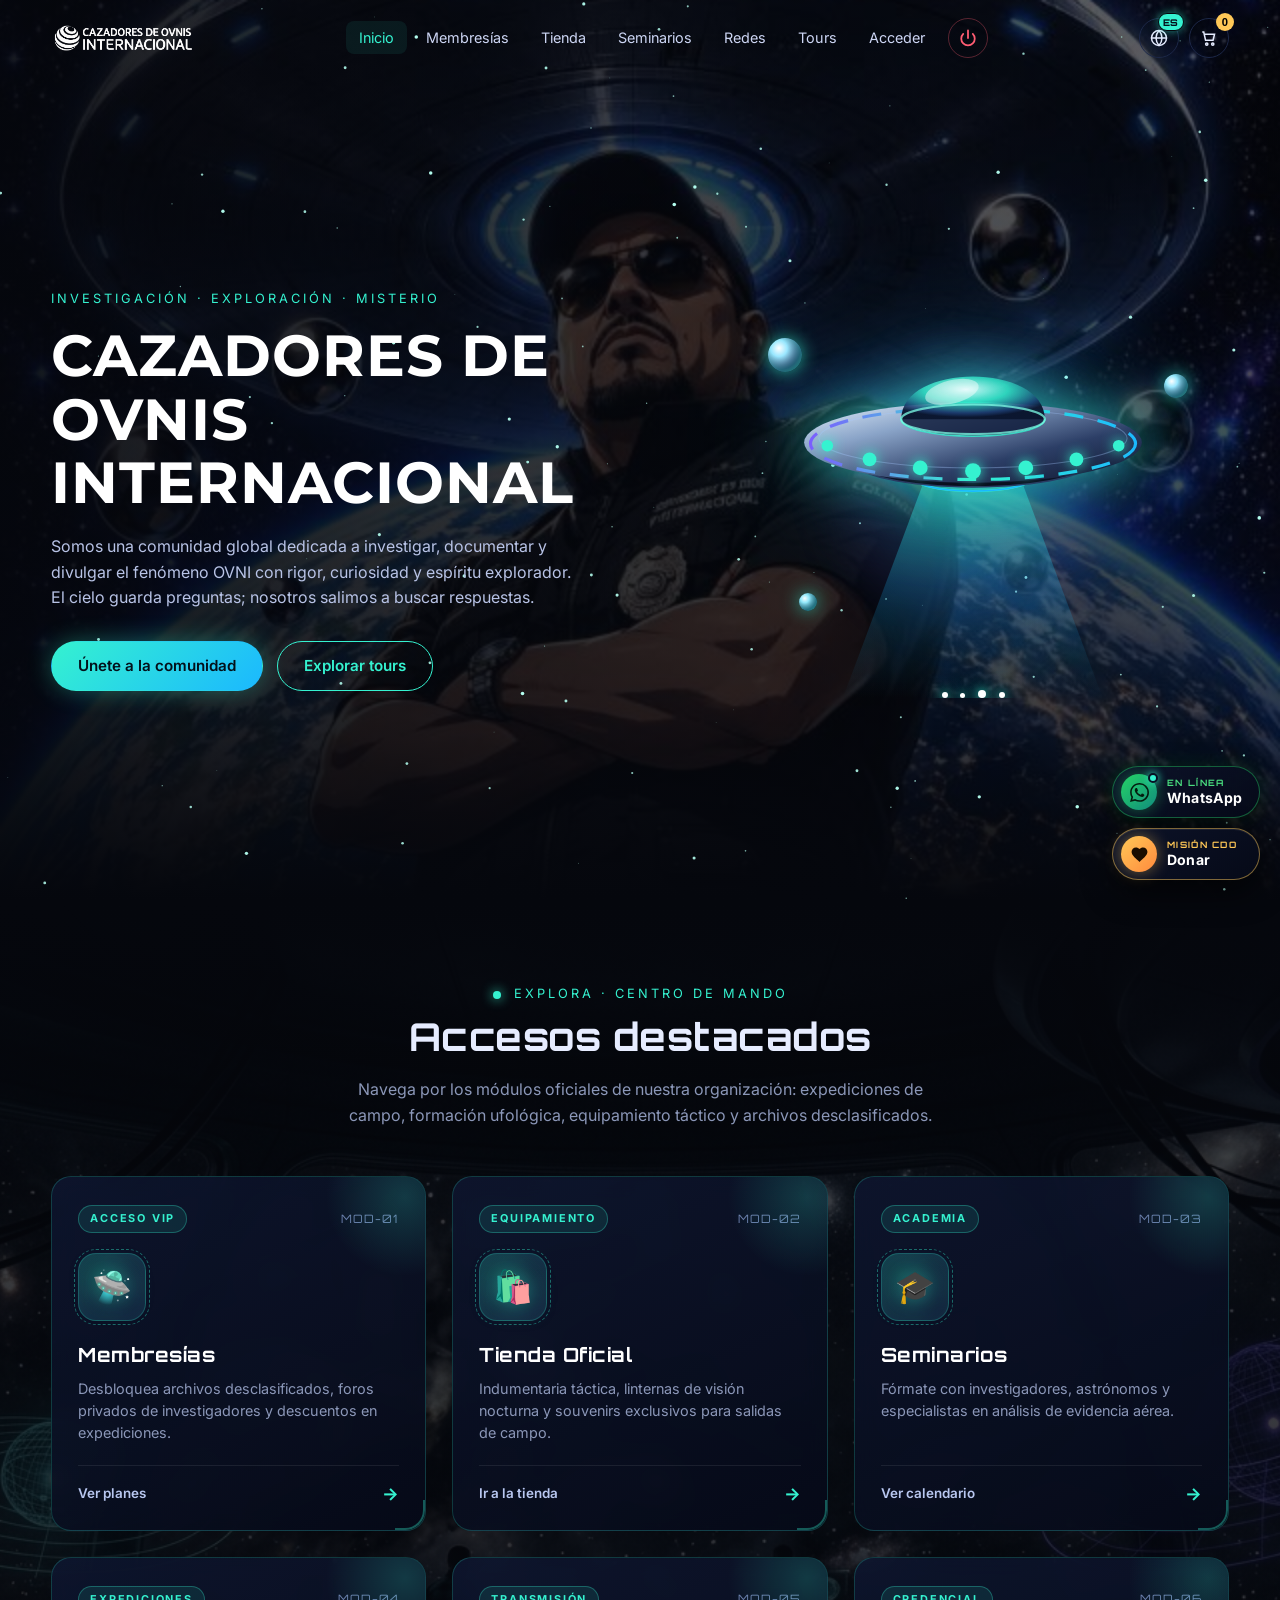
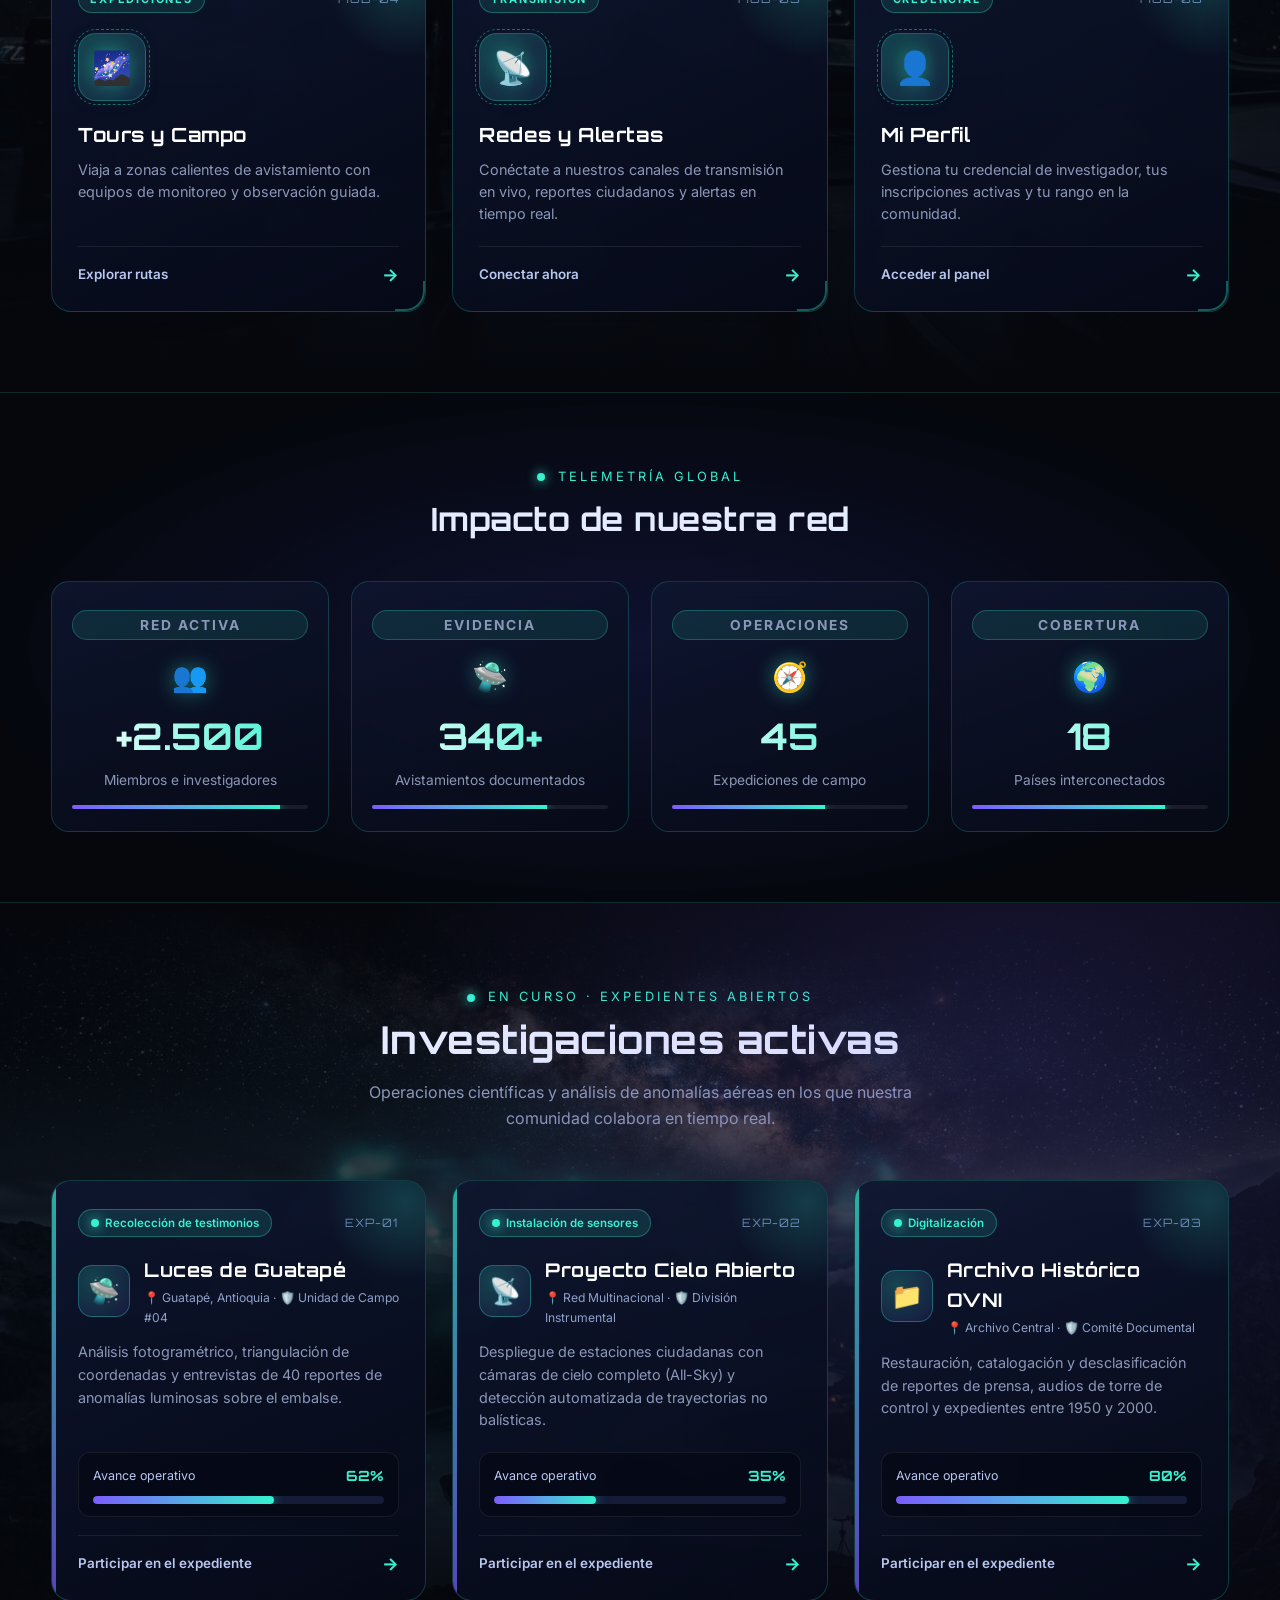
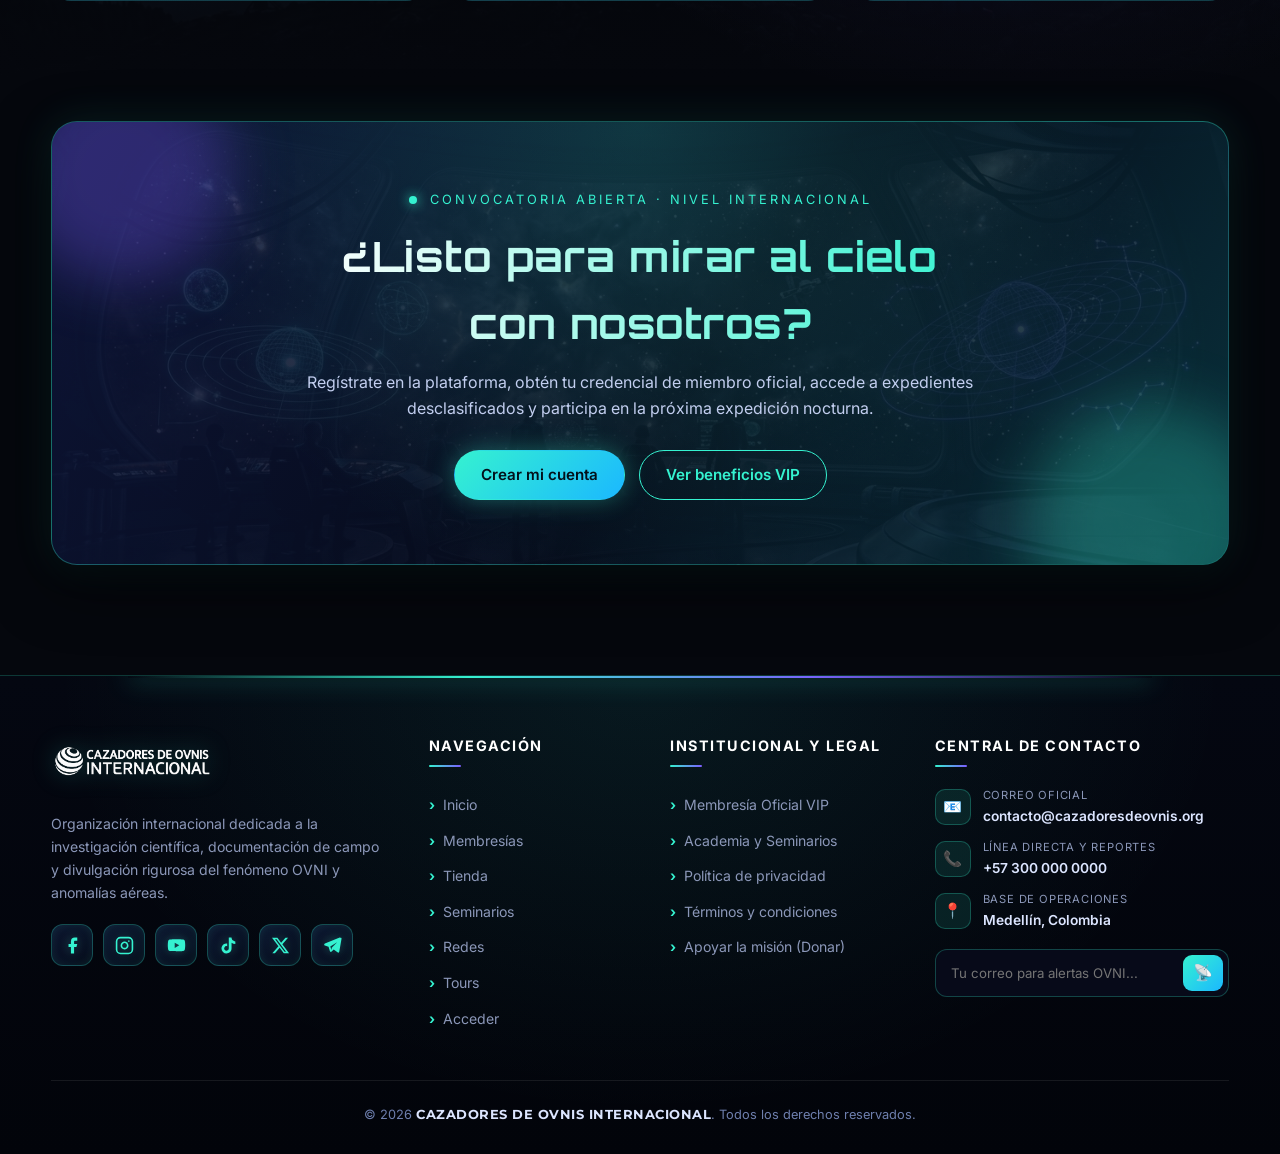
<file: frontend/index.html>
<!DOCTYPE html>
<html lang="es">
<head>
<meta charset="UTF-8">
<meta name="viewport" content="width=device-width, initial-scale=1">
<title>Inicio | Cazadores de Ovnis Internacional</title>
<meta name="description" content="Comunidad global dedicada a investigar, documentar y divulgar el fenómeno OVNI con rigor, curiosidad y espíritu explorador.">
<meta name="theme-color" content="#05070d">
<meta property="og:type" content="website">
<meta property="og:locale" content="es_CO">
<meta property="og:site_name" content="Cazadores de Ovnis Internacional">
<meta property="og:title" content="Inicio | Cazadores de Ovnis Internacional">
<meta property="og:description" content="Somos una comunidad global dedicada a investigar, documentar y divulgar el fenómeno OVNI con rigor, curiosidad y espíritu explorador.">
<meta property="og:url" content="index.html">
<meta property="og:image" content="assets/portada.jpg">
<meta property="og:image:type" content="image/jpeg">
<meta property="og:image:width" content="640">
<meta property="og:image:height" content="640">
<meta property="og:image:alt" content="Cazadores de Ovnis Internacional">
<meta name="twitter:card" content="summary_large_image">
<meta name="twitter:title" content="Inicio | Cazadores de Ovnis Internacional">
<meta name="twitter:description" content="Somos una comunidad global dedicada a investigar, documentar y divulgar el fenómeno OVNI con rigor, curiosidad y espíritu explorador.">
<meta name="twitter:image" content="assets/portada.jpg">
<link rel="icon" href="assets/logo.ico">
<link rel="apple-touch-icon" href="assets/logo.png">
<link rel="preconnect" href="https://fonts.googleapis.com">
<link href="https://fonts.googleapis.com/css2?family=Inter:wght@400;600;700;800&family=Montserrat:wght@700;800&family=Orbitron:wght@500;700&display=swap" rel="stylesheet">
<link rel="stylesheet" href="css/styles.css">
</head>
<body data-page="index">
<div id="site-nav"></div>
<main>
<section class="hero"><canvas id="stars"></canvas><div class="container hero-in">
 <div><span class="eyebrow">Investigación · Exploración · Misterio</span>
 <h1>CAZADORES DE OVNIS INTERNACIONAL</h1>
 <p>Somos una comunidad global dedicada a investigar, documentar y divulgar el fenómeno OVNI con rigor, curiosidad y espíritu explorador. El cielo guarda preguntas; nosotros salimos a buscar respuestas.</p>
 <div class="cta-row"><a class="btn btn-primary" href="membresias.html">Únete a la comunidad</a><a class="btn btn-ghost" href="tours.html">Explorar tours</a></div></div>
 <div class="ufo-scene">
  <div class="ufo-aura"></div>
  <div class="orb orb-1"></div>
  <div class="orb orb-2"></div>
  <div class="orb orb-3"></div>
  <div class="ufo-wrap">
   <div class="beam">
    <span class="beam-ring r1"></span>
    <span class="beam-ring r2"></span>
    <span class="beam-ring r3"></span>
    <i class="particle p1"></i><i class="particle p2"></i><i class="particle p3"></i><i class="particle p4"></i>
   </div>
   <svg class="ufo" viewBox="0 0 360 200" aria-label="Platillo volador animado">
    <defs>
     <radialGradient id="domeGrad" cx="45%" cy="30%" r="65%">
      <stop offset="0%" stop-color="#e0ffff" stop-opacity=".95"/>
      <stop offset="45%" stop-color="#35f2d0" stop-opacity=".75"/>
      <stop offset="85%" stop-color="#1a3b70" stop-opacity=".85"/>
      <stop offset="100%" stop-color="#0a152e" stop-opacity=".95"/>
     </radialGradient>
     <linearGradient id="hullTop" x1="0" y1="0" x2="1" y2="1">
      <stop offset="0%" stop-color="#e6f2ff"/>
      <stop offset="30%" stop-color="#8aa4c8"/>
      <stop offset="65%" stop-color="#2c3e66"/>
      <stop offset="100%" stop-color="#0d152b"/>
     </linearGradient>
     <linearGradient id="hullBot" x1="0" y1="0" x2="0" y2="1">
      <stop offset="0%" stop-color="#4b628a"/>
      <stop offset="50%" stop-color="#192544"/>
      <stop offset="100%" stop-color="#070c1a"/>
     </linearGradient>
     <radialGradient id="coreGlow" cx="50%" cy="50%" r="50%">
      <stop offset="0%" stop-color="#ffffff"/>
      <stop offset="35%" stop-color="#35f2d0"/>
      <stop offset="70%" stop-color="#1bb8ff" stop-opacity=".6"/>
      <stop offset="100%" stop-color="#7c5cff" stop-opacity="0"/>
     </radialGradient>
     <linearGradient id="rimGrad" x1="0" y1="0" x2="1" y2="0">
      <stop offset="0%" stop-color="#7c5cff"/>
      <stop offset="50%" stop-color="#35f2d0"/>
      <stop offset="100%" stop-color="#1bb8ff"/>
     </linearGradient>
    </defs>
    <!-- Ondas de energía inferiores -->
    <ellipse class="pulse-ring pr1" cx="180" cy="132" rx="58" ry="14" fill="none" stroke="#35f2d0" stroke-width="2"/>
    <ellipse class="pulse-ring pr2" cx="180" cy="132" rx="58" ry="14" fill="none" stroke="#1bb8ff" stroke-width="1.5"/>
    <!-- Base inferior del platillo -->
    <ellipse cx="180" cy="116" rx="115" ry="26" fill="url(#hullBot)" stroke="#293b63" stroke-width="1.5"/>
    <!-- Núcleo reactor central -->
    <ellipse class="ufo-core" cx="180" cy="124" rx="52" ry="14" fill="url(#coreGlow)"/>
    <ellipse cx="180" cy="122" rx="28" ry="7" fill="#e8ffff" opacity=".9"/>
    <!-- Cuerpo principal metálico -->
    <ellipse cx="180" cy="100" rx="160" ry="38" fill="url(#hullTop)"/>
    <ellipse cx="180" cy="96" rx="146" ry="28" fill="none" stroke="#a6c8ff" stroke-width="1" opacity=".35"/>
    <!-- Anillo de energía giratorio -->
    <ellipse class="ufo-spin-ring" cx="180" cy="101" rx="154" ry="34" fill="none" stroke="url(#rimGrad)" stroke-width="3" stroke-dasharray="18 14"/>
    <!-- Cúpula cristalina -->
    <ellipse cx="180" cy="78" rx="68" ry="16" fill="#0b1736" stroke="#35f2d0" stroke-width="1.5" opacity=".8"/>
    <path d="M112,78 C112,24 248,24 248,78 Z" fill="url(#domeGrad)"/>
    <ellipse cx="160" cy="52" rx="26" ry="11" transform="rotate(-14 160 52)" fill="#fff" opacity=".45"/>
    <ellipse cx="180" cy="78" rx="68" ry="14" fill="none" stroke="#7efce6" stroke-width="2" opacity=".75"/>
    <!-- Luces perimetrales animadas -->
    <g class="ufo-lights">
     <circle class="ul l1" cx="42" cy="103" r="5.5"/>
     <circle class="ul l2" cx="82" cy="116" r="6.5"/>
     <circle class="ul l3" cx="130" cy="124" r="7"/>
     <circle class="ul l4" cx="180" cy="127" r="7.5"/>
     <circle class="ul l5" cx="230" cy="124" r="7"/>
     <circle class="ul l6" cx="278" cy="116" r="6.5"/>
     <circle class="ul l7" cx="318" cy="103" r="5.5"/>
    </g>
   </svg>
  </div>
 </div>
</div></section>
<section class="explore-sec"><div class="container"><div class="section-title reveal"><span class="eyebrow"><i class="pulse-dot"></i> Explora · Centro de Mando</span><h2>Accesos destacados</h2><p>Navega por los módulos oficiales de nuestra organización: expediciones de campo, formación ufológica, equipamiento táctico y archivos desclasificados.</p></div><div class="quick-grid" id="quick"></div></div></section>
<section class="stats-sec"><div class="container">
 <div class="stats-head reveal"><span class="eyebrow"><i class="pulse-dot"></i> Telemetría Global</span><h2>Impacto de nuestra red</h2></div>
 <div class="stats reveal">
  <div class="stat-card"><span class="stat-tag">RED ACTIVA</span><div class="stat-ic">👥</div><b>+2.500</b><span>Miembros e investigadores</span><div class="stat-line"><i style="width:88%"></i></div></div>
  <div class="stat-card"><span class="stat-tag">EVIDENCIA</span><div class="stat-ic">🛸</div><b>340+</b><span>Avistamientos documentados</span><div class="stat-line"><i style="width:74%"></i></div></div>
  <div class="stat-card"><span class="stat-tag">OPERACIONES</span><div class="stat-ic">🧭</div><b>45</b><span>Expediciones de campo</span><div class="stat-line"><i style="width:65%"></i></div></div>
  <div class="stat-card"><span class="stat-tag">COBERTURA</span><div class="stat-ic">🌍</div><b>18</b><span>Países interconectados</span><div class="stat-line"><i style="width:82%"></i></div></div>
 </div>
</div></section>
<section class="invs-sec"><div class="container"><div class="section-title reveal"><span class="eyebrow"><i class="pulse-dot"></i> En curso · Expedientes Abiertos</span><h2>Investigaciones activas</h2><p>Operaciones científicas y análisis de anomalías aéreas en los que nuestra comunidad colabora en tiempo real.</p></div><div class="invs-grid" id="invs"></div></div></section>
<section class="cta-sec"><div class="container"><div class="cta-band reveal">
 <div class="cta-orb o1"></div><div class="cta-orb o2"></div>
 <div class="cta-content">
  <span class="eyebrow"><i class="pulse-dot"></i> Convocatoria Abierta · Nivel Internacional</span>
  <h2>¿Listo para mirar al cielo con nosotros?</h2>
  <p>Regístrate en la plataforma, obtén tu credencial de miembro oficial, accede a expedientes desclasificados y participa en la próxima expedición nocturna.</p>
  <div class="cta-row" style="justify-content:center">
   <a class="btn btn-primary" href="acceso.html">Crear mi cuenta</a>
   <a class="btn btn-ghost" href="membresias.html">Ver beneficios VIP</a>
  </div>
 </div>
</div></div></section></main>
<div id="site-footer"></div>
<script src="js/config.js"></script>
<script src="js/data.js"></script>
<script src="js/components.js"></script>
<script src="js/pages.js"></script>
</body>
</html>
</file>
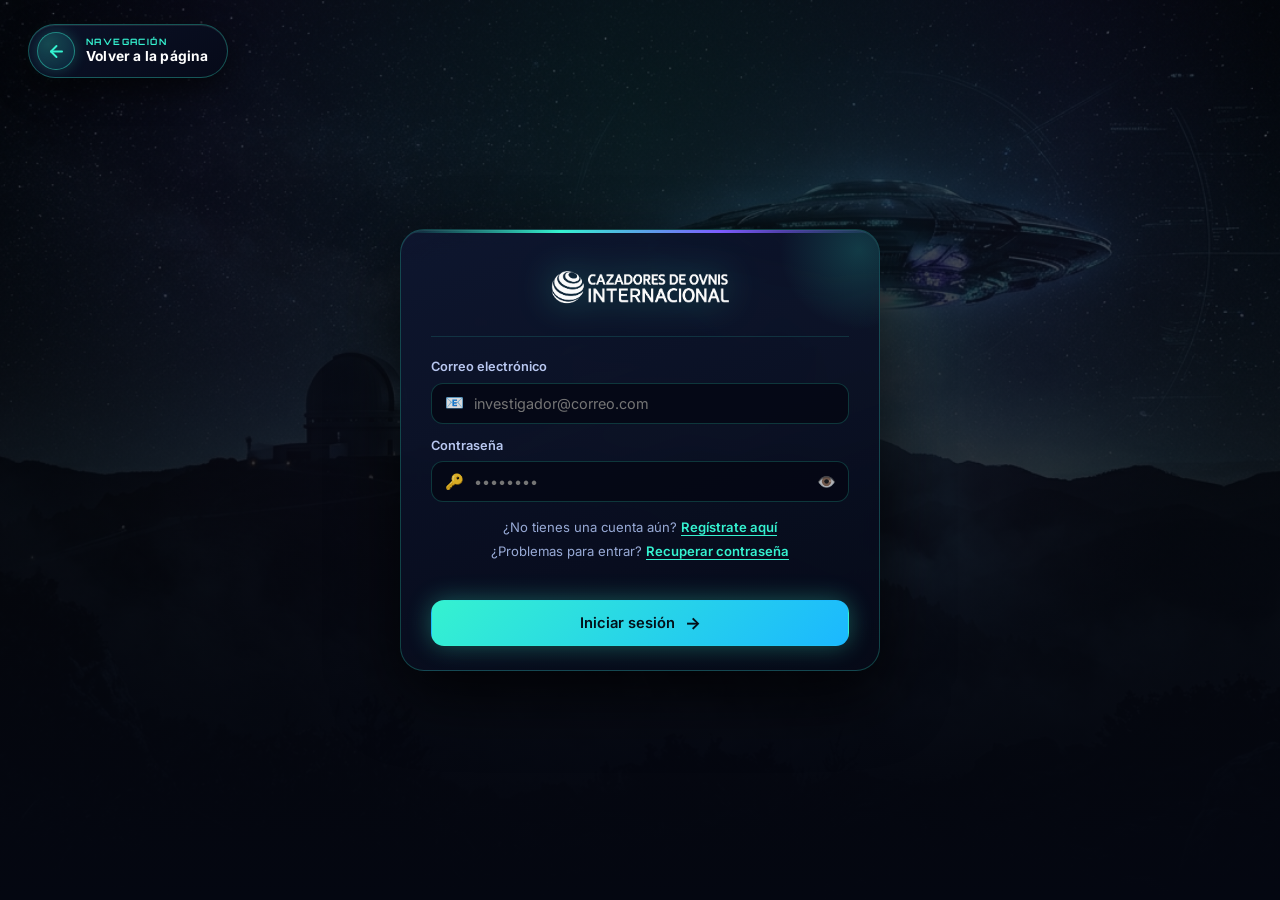
<file: frontend/acceso.html>
<!DOCTYPE html>
<html lang="es">
<head>
<meta charset="UTF-8">
<meta name="viewport" content="width=device-width, initial-scale=1">
<title>Acceso y Credencial | Cazadores de Ovnis Internacional</title>
<meta name="description" content="Gestiona tu credencial de investigador, tus inscripciones activas y tu rango oficial en Cazadores de Ovnis Internacional.">
<meta name="theme-color" content="#05070d">
<meta property="og:type" content="website">
<meta property="og:locale" content="es_CO">
<meta property="og:site_name" content="Cazadores de Ovnis Internacional">
<meta property="og:title" content="Acceso y Credencial | Cazadores de Ovnis Internacional">
<meta property="og:description" content="Gestiona tu credencial de investigador, tus inscripciones activas y tu rango oficial en Cazadores de Ovnis Internacional.">
<meta property="og:url" content="acceso.html">
<meta property="og:image" content="assets/portada.jpg">
<meta property="og:image:type" content="image/jpeg">
<meta property="og:image:width" content="640">
<meta property="og:image:height" content="640">
<meta property="og:image:alt" content="Cazadores de Ovnis Internacional">
<meta name="twitter:card" content="summary_large_image">
<meta name="twitter:title" content="Acceso y Credencial | Cazadores de Ovnis Internacional">
<meta name="twitter:description" content="Gestiona tu credencial de investigador, tus inscripciones activas y tu rango oficial en Cazadores de Ovnis Internacional.">
<meta name="twitter:image" content="assets/portada.jpg">
<link rel="icon" href="assets/logo.ico">
<link rel="apple-touch-icon" href="assets/logo.png">
<link rel="preconnect" href="https://fonts.googleapis.com">
<link href="https://fonts.googleapis.com/css2?family=Inter:wght@400;600;700;800&family=Montserrat:wght@700;800&family=Orbitron:wght@500;700&display=swap" rel="stylesheet">
<link rel="stylesheet" href="css/styles.css">
</head>
<body data-page="acceso">
<a href="index.html" class="auth-back" aria-label="Volver al contenido de la página" title="Volver al contenido de la página">
  <span class="auth-back-ic">
    <svg viewBox="0 0 24 24" fill="none" stroke="currentColor" stroke-width="2.4" stroke-linecap="round" stroke-linejoin="round">
      <path d="M19 12H5"/>
      <path d="M12 19l-7-7 7-7"/>
    </svg>
  </span>
  <span class="auth-back-txt">
    <small>NAVEGACIÓN</small>
    <b>Volver a la página</b>
  </span>
</a>
<main>
  <section class="auth-hero auth-standalone">
    <div class="container auth-hero-in">
      <div id="authRoot"></div>
    </div>
  </section>
</main>
<script src="js/config.js"></script>
<script src="js/data.js"></script>
<script src="js/components.js"></script>
<script src="js/pages.js"></script>
</body>
</html>
</file>
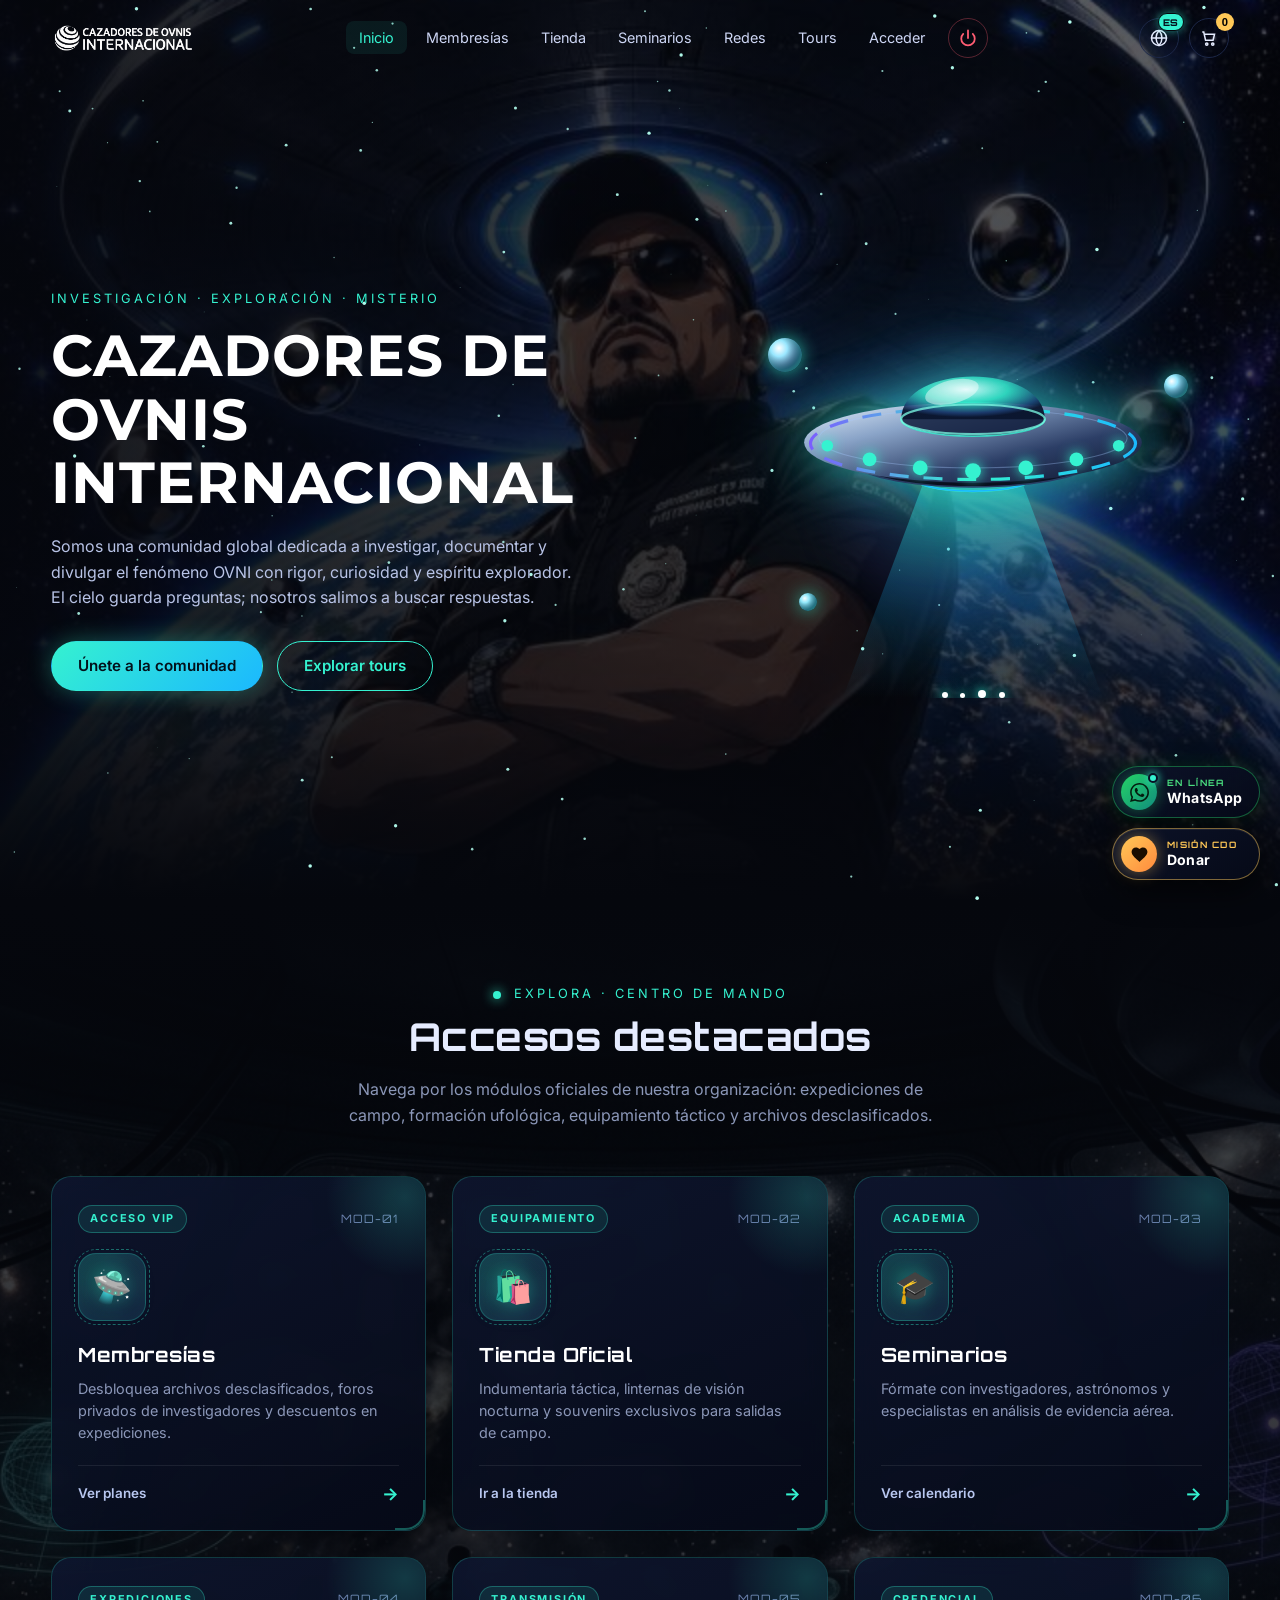
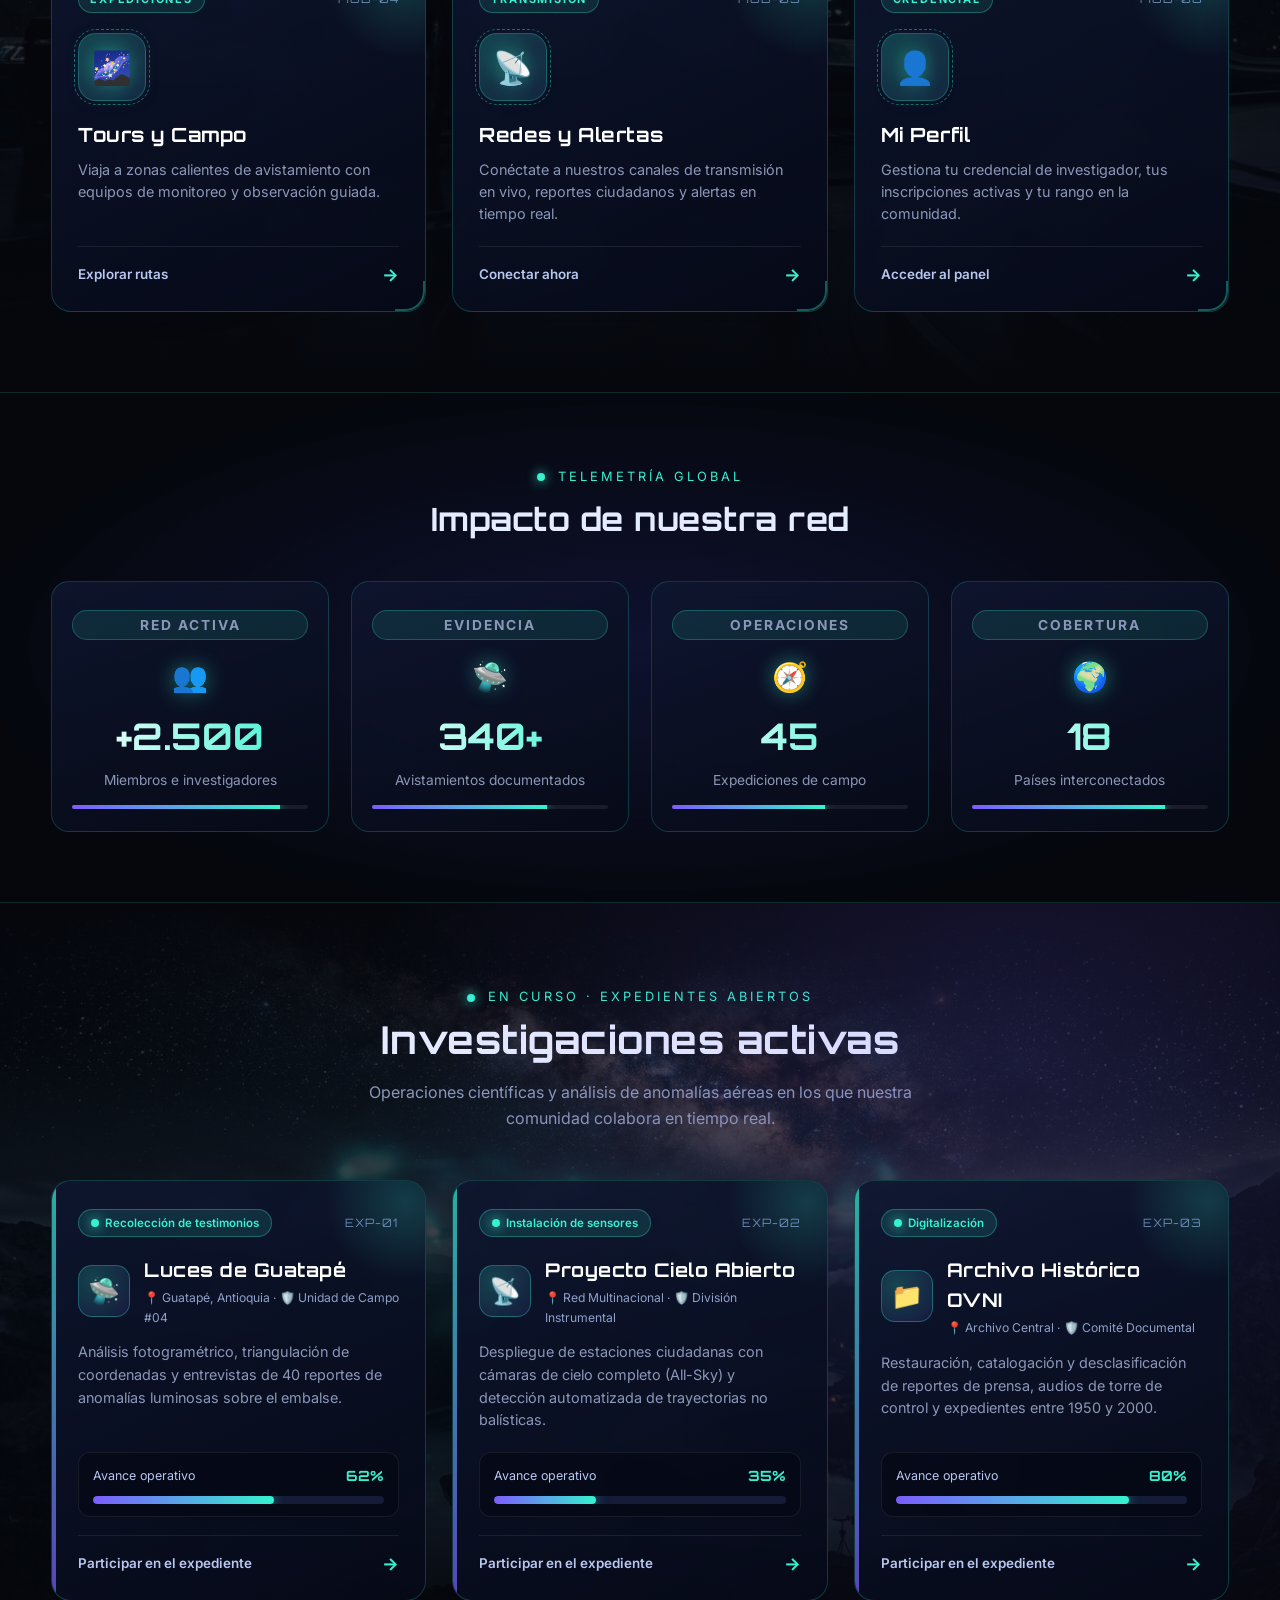
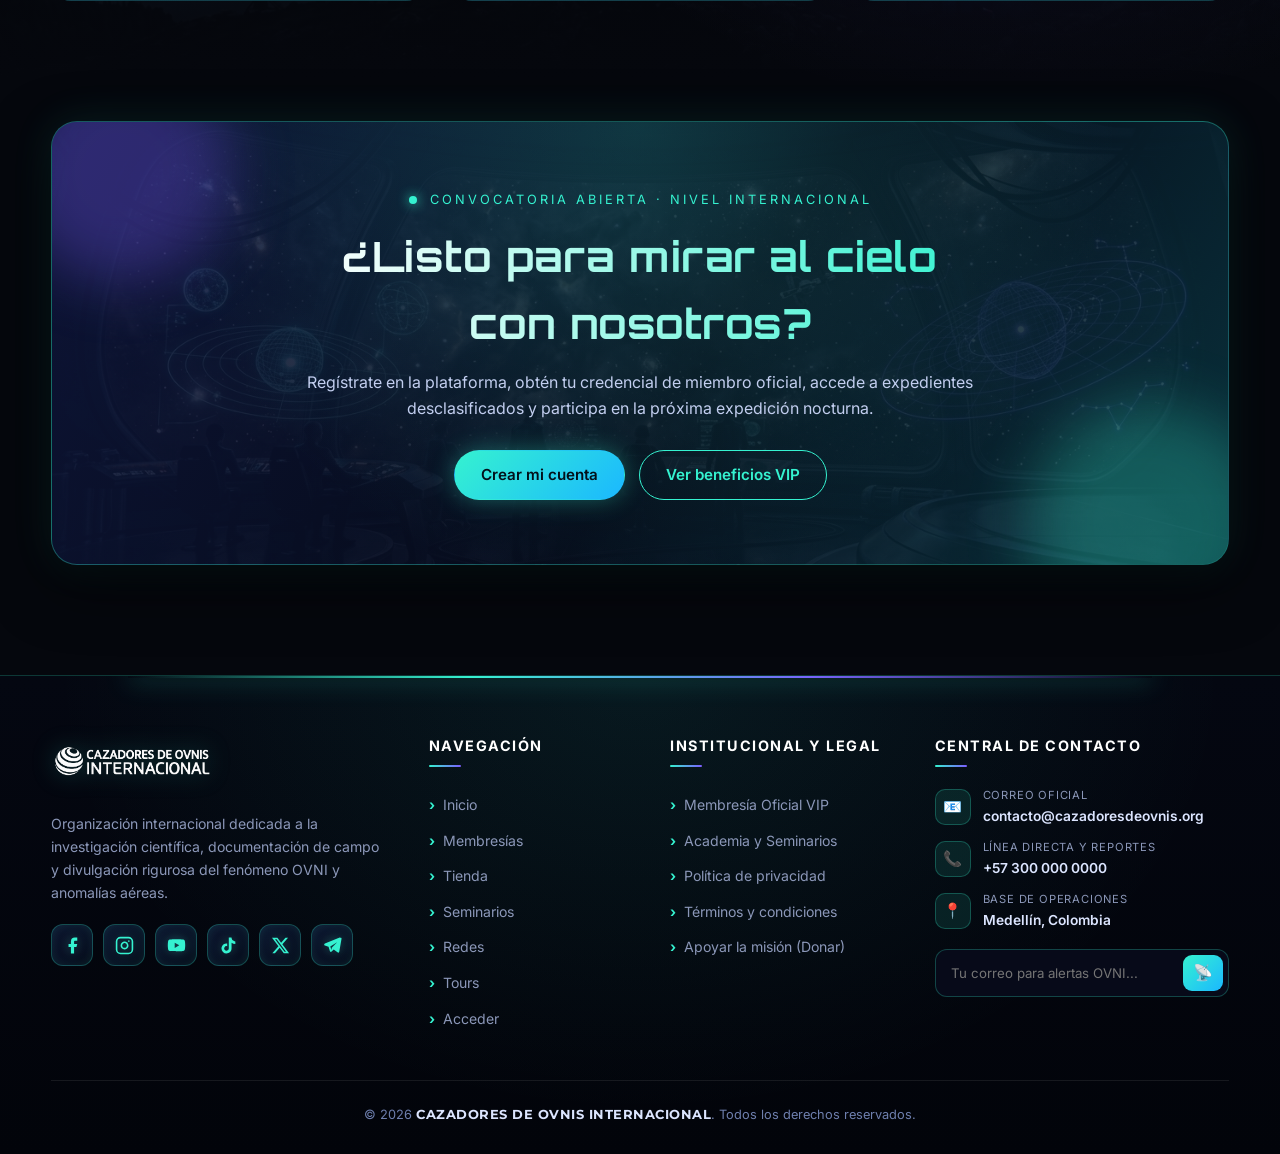
<file: frontend/admin.html>
<!DOCTYPE html>
<html lang="es">
<head>
<meta charset="UTF-8">
<meta name="viewport" content="width=device-width, initial-scale=1">
<title>Consola administrativa | Cazadores de Ovnis Internacional</title>
<meta name="description" content="Consola administrativa y centro de mando de Cazadores de Ovnis Internacional.">
<meta name="theme-color" content="#05070d">
<meta property="og:type" content="website">
<meta property="og:locale" content="es_CO">
<meta property="og:site_name" content="Cazadores de Ovnis Internacional">
<meta property="og:title" content="Consola administrativa | Cazadores de Ovnis Internacional">
<meta property="og:description" content="Consola administrativa y centro de mando de Cazadores de Ovnis Internacional.">
<meta property="og:url" content="admin.html">
<meta property="og:image" content="assets/portada.jpg">
<meta property="og:image:type" content="image/jpeg">
<meta property="og:image:width" content="640">
<meta property="og:image:height" content="640">
<meta property="og:image:alt" content="Cazadores de Ovnis Internacional">
<meta name="twitter:card" content="summary_large_image">
<meta name="twitter:title" content="Consola administrativa | Cazadores de Ovnis Internacional">
<meta name="twitter:description" content="Consola administrativa y centro de mando de Cazadores de Ovnis Internacional.">
<meta name="twitter:image" content="assets/portada.jpg">
<link rel="icon" href="assets/logo.ico">
<link rel="apple-touch-icon" href="assets/logo.png">
<link href="https://fonts.googleapis.com/css2?family=Inter:wght@400;600&family=Orbitron:wght@500;700&display=swap" rel="stylesheet">
<link rel="stylesheet" href="css/styles.css">
<link rel="stylesheet" href="css/admin.css">
</head>
<body class="admin" data-page="admin">
<aside class="side" id="side"></aside>
<main class="main"><div class="top"><h2 id="title"></h2><span class="tag">Modo demostrativo · datos locales</span></div><div id="view"></div></main>
<script src="js/config.js"></script>
<script src="js/data.js"></script>
<script src="js/components.js"></script>
<script src="js/admin.js"></script>
</body>
</html>
</file>
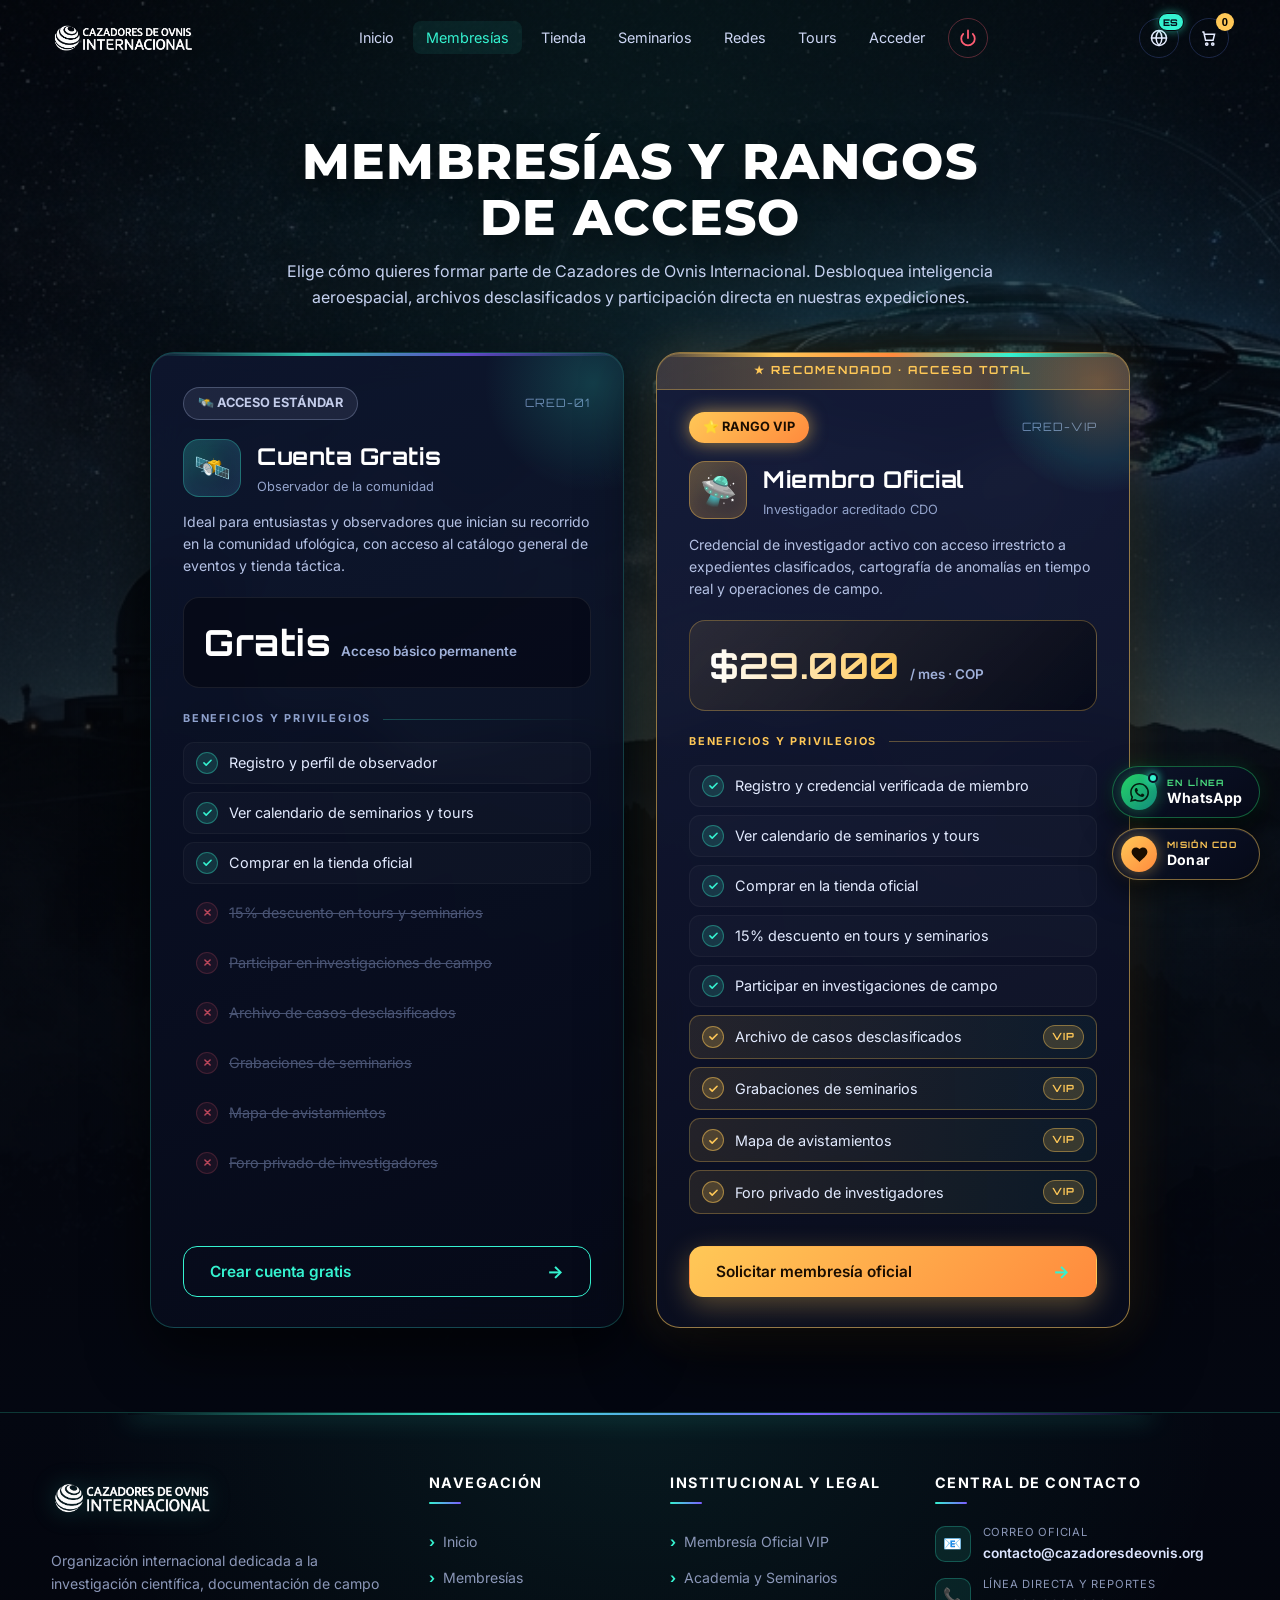
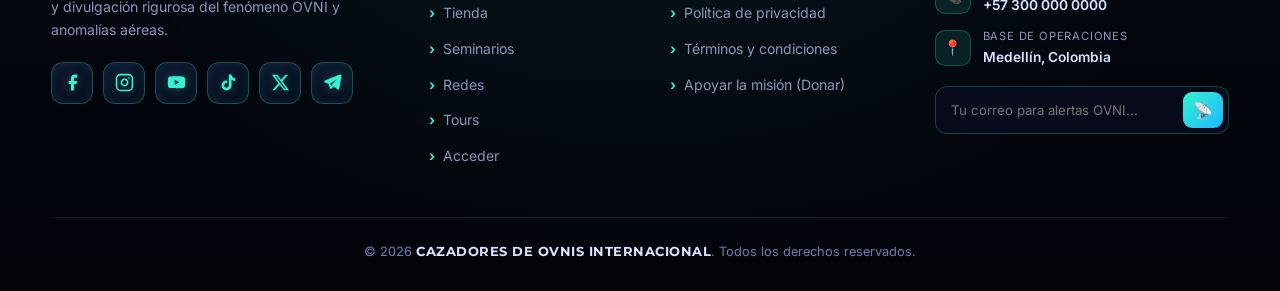
<file: frontend/membresias.html>
<!DOCTYPE html>
<html lang="es">
<head>
<meta charset="UTF-8">
<meta name="viewport" content="width=device-width, initial-scale=1">
<title>Membresías | Cazadores de Ovnis Internacional</title>
<meta name="description" content="Elige cómo quieres formar parte de Cazadores de Ovnis Internacional. Desbloquea inteligencia aeroespacial, archivos desclasificados y expediciones.">
<meta name="theme-color" content="#05070d">
<meta property="og:type" content="website">
<meta property="og:locale" content="es_CO">
<meta property="og:site_name" content="Cazadores de Ovnis Internacional">
<meta property="og:title" content="Membresías | Cazadores de Ovnis Internacional">
<meta property="og:description" content="Elige cómo quieres formar parte de Cazadores de Ovnis Internacional. Desbloquea inteligencia aeroespacial, archivos desclasificados y participación directa en nuestras expediciones.">
<meta property="og:url" content="membresias.html">
<meta property="og:image" content="assets/portada.jpg">
<meta property="og:image:type" content="image/jpeg">
<meta property="og:image:width" content="640">
<meta property="og:image:height" content="640">
<meta property="og:image:alt" content="Cazadores de Ovnis Internacional">
<meta name="twitter:card" content="summary_large_image">
<meta name="twitter:title" content="Membresías | Cazadores de Ovnis Internacional">
<meta name="twitter:description" content="Elige cómo quieres formar parte de Cazadores de Ovnis Internacional. Desbloquea inteligencia aeroespacial, archivos desclasificados y participación directa en nuestras expediciones.">
<meta name="twitter:image" content="assets/portada.jpg">
<link rel="icon" href="assets/logo.ico">
<link rel="apple-touch-icon" href="assets/logo.png">
<link rel="preconnect" href="https://fonts.googleapis.com">
<link href="https://fonts.googleapis.com/css2?family=Inter:wght@400;600;700;800&family=Montserrat:wght@700;800&family=Orbitron:wght@500;700&display=swap" rel="stylesheet">
<link rel="stylesheet" href="css/styles.css">
</head>
<body data-page="membresias">
<div id="site-nav"></div>
<main>
  <section class="memb-hero">
    <div class="container memb-hero-in">
      <div class="memb-head reveal">
        <h1>MEMBRESÍAS Y RANGOS DE ACCESO</h1>
        <p>Elige cómo quieres formar parte de Cazadores de Ovnis Internacional. Desbloquea inteligencia aeroespacial, archivos desclasificados y participación directa en nuestras expediciones.</p>
      </div>
      <div class="plans" id="plans"></div>
    </div>
  </section>
</main>
<div id="site-footer"></div>
<script src="js/config.js"></script>
<script src="js/data.js"></script>
<script src="js/components.js"></script>
<script src="js/pages.js"></script>
</body>
</html>
</file>
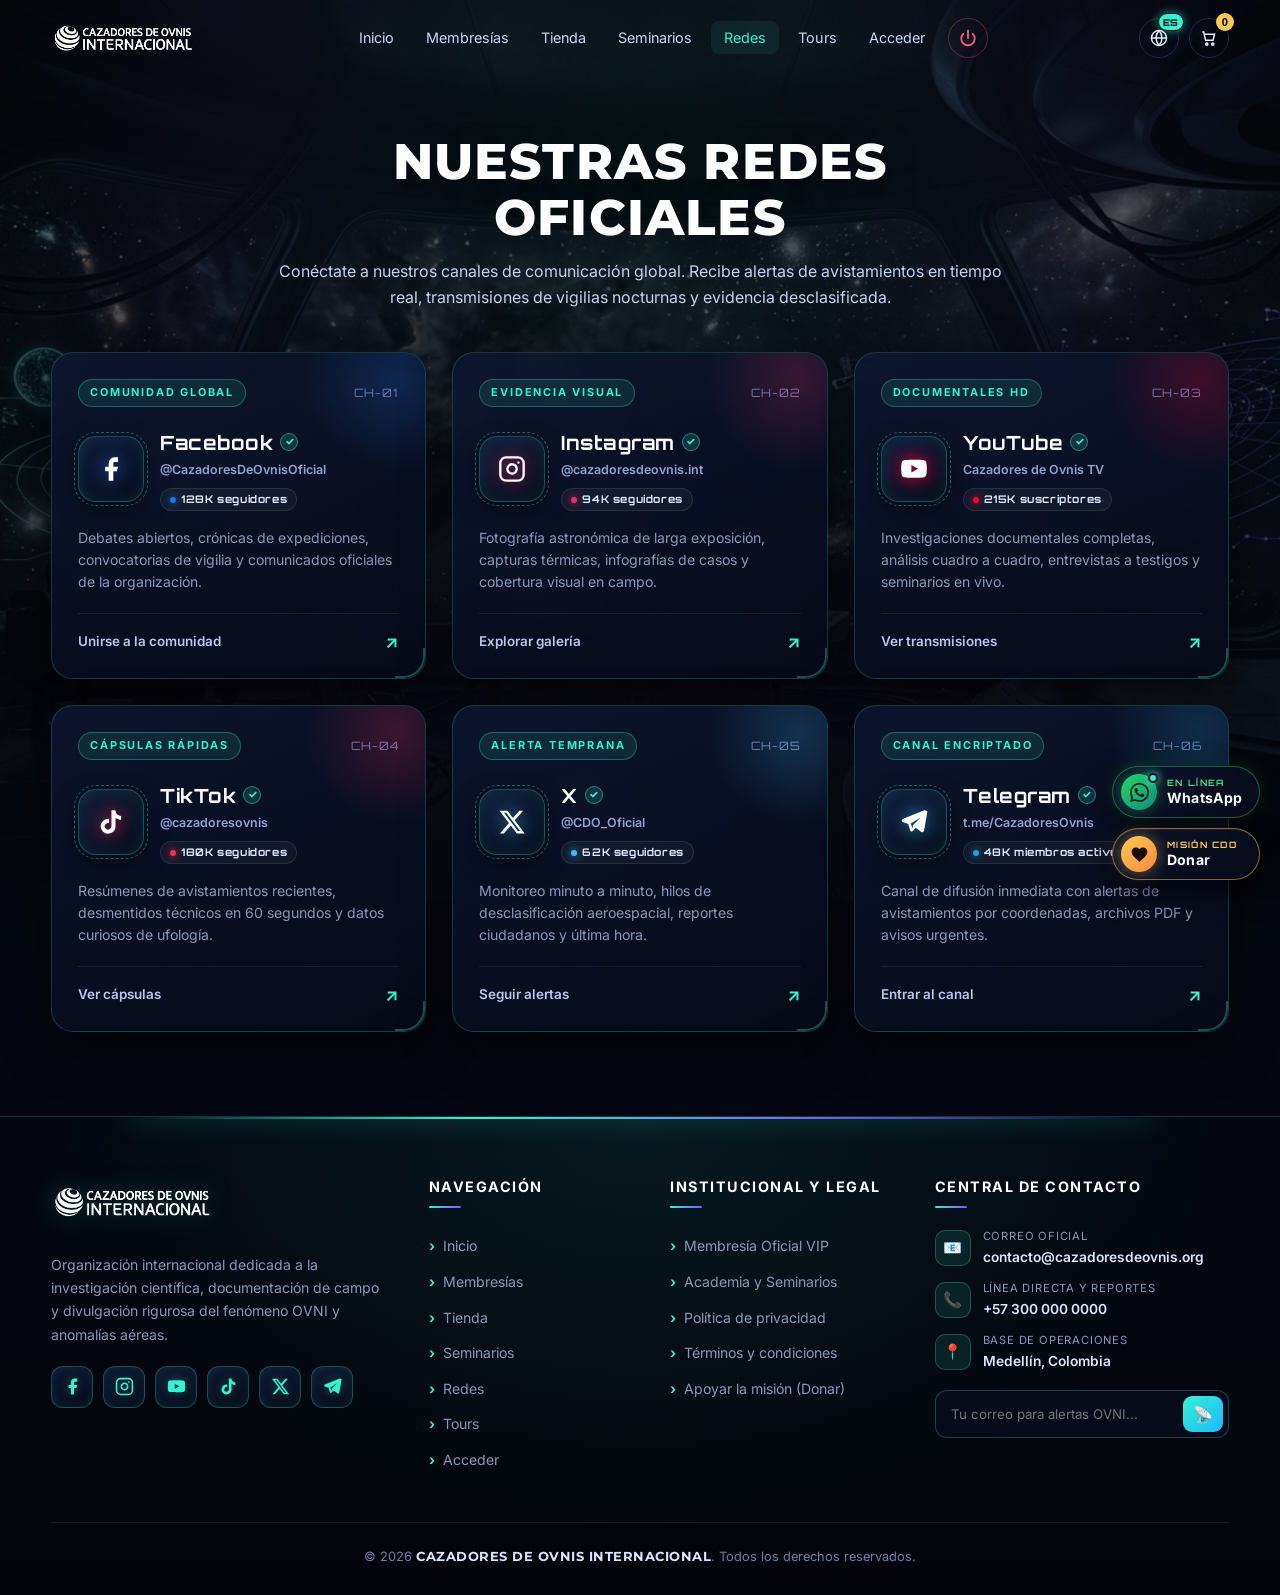
<file: frontend/redes.html>
<!DOCTYPE html>
<html lang="es">
<head>
<meta charset="UTF-8">
<meta name="viewport" content="width=device-width, initial-scale=1">
<title>Redes Oficiales | Cazadores de Ovnis Internacional</title>
<meta name="description" content="Conéctate a nuestros canales de comunicación global. Recibe alertas de avistamientos en tiempo real, transmisiones de vigilias nocturnas y evidencia desclasificada.">
<meta name="theme-color" content="#05070d">
<meta property="og:type" content="website">
<meta property="og:locale" content="es_CO">
<meta property="og:site_name" content="Cazadores de Ovnis Internacional">
<meta property="og:title" content="Redes Oficiales | Cazadores de Ovnis Internacional">
<meta property="og:description" content="Conéctate a nuestros canales de comunicación global. Recibe alertas de avistamientos en tiempo real, transmisiones de vigilias nocturnas y evidencia desclasificada.">
<meta property="og:url" content="redes.html">
<meta property="og:image" content="assets/portada.jpg">
<meta property="og:image:type" content="image/jpeg">
<meta property="og:image:width" content="640">
<meta property="og:image:height" content="640">
<meta property="og:image:alt" content="Cazadores de Ovnis Internacional">
<meta name="twitter:card" content="summary_large_image">
<meta name="twitter:title" content="Redes Oficiales | Cazadores de Ovnis Internacional">
<meta name="twitter:description" content="Conéctate a nuestros canales de comunicación global. Recibe alertas de avistamientos en tiempo real, transmisiones de vigilias nocturnas y evidencia desclasificada.">
<meta name="twitter:image" content="assets/portada.jpg">
<link rel="icon" href="assets/logo.ico">
<link rel="apple-touch-icon" href="assets/logo.png">
<link rel="preconnect" href="https://fonts.googleapis.com">
<link href="https://fonts.googleapis.com/css2?family=Inter:wght@400;600;700;800&family=Montserrat:wght@700;800&family=Orbitron:wght@500;700&display=swap" rel="stylesheet">
<link rel="stylesheet" href="css/styles.css">
</head>
<body data-page="redes">
<div id="site-nav"></div>
<main>
  <section class="soc-hero">
    <div class="container soc-hero-in">
      <div class="soc-head reveal">
        <h1>NUESTRAS REDES OFICIALES</h1>
        <p>Conéctate a nuestros canales de comunicación global. Recibe alertas de avistamientos en tiempo real, transmisiones de vigilias nocturnas y evidencia desclasificada.</p>
      </div>
      <div class="soc-grid" id="socials"></div>
    </div>
  </section>
</main>
<div id="site-footer"></div>
<script src="js/config.js"></script>
<script src="js/data.js"></script>
<script src="js/components.js"></script>
<script src="js/pages.js"></script>
</body>
</html>
</file>
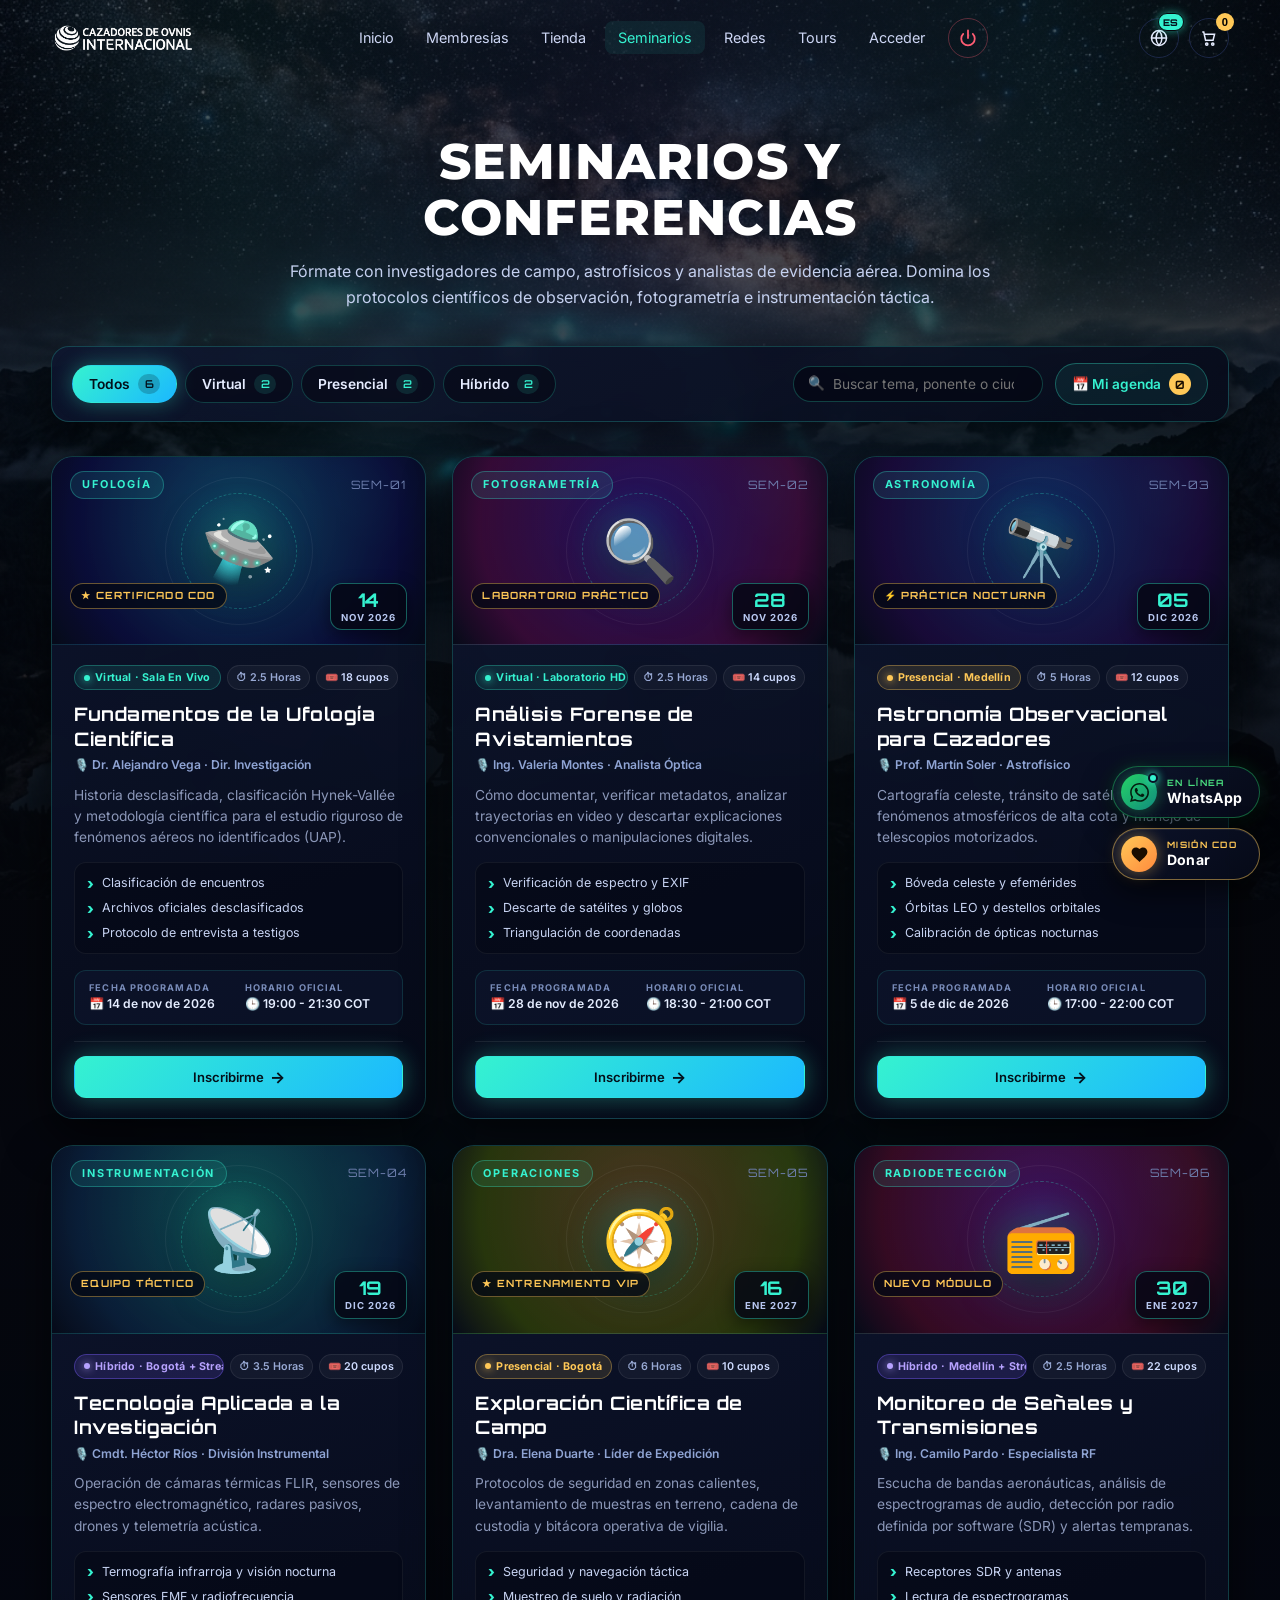
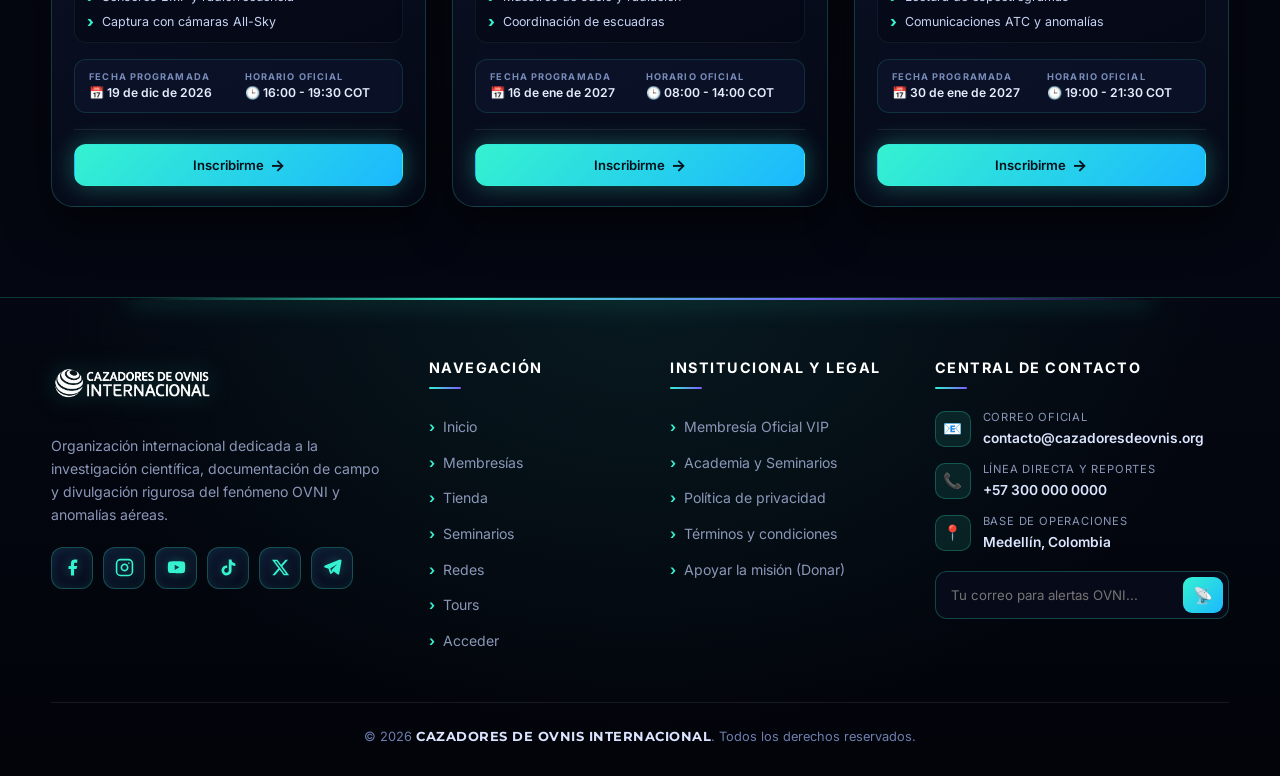
<file: frontend/seminarios.html>
<!DOCTYPE html>
<html lang="es">
<head>
<meta charset="UTF-8">
<meta name="viewport" content="width=device-width, initial-scale=1">
<title>Seminarios y Conferencias | Cazadores de Ovnis Internacional</title>
<meta name="description" content="Fórmate con investigadores de campo, astrofísicos y analistas de evidencia aérea en la Academia Aeroespacial de Cazadores de Ovnis Internacional.">
<meta name="theme-color" content="#05070d">
<meta property="og:type" content="website">
<meta property="og:locale" content="es_CO">
<meta property="og:site_name" content="Cazadores de Ovnis Internacional">
<meta property="og:title" content="Seminarios y Conferencias | Cazadores de Ovnis Internacional">
<meta property="og:description" content="Fórmate con investigadores de campo, astrofísicos y analistas de evidencia aérea. Domina los protocolos científicos de observación, fotogrametría e instrumentación táctica.">
<meta property="og:url" content="seminarios.html">
<meta property="og:image" content="assets/portada.jpg">
<meta property="og:image:type" content="image/jpeg">
<meta property="og:image:width" content="640">
<meta property="og:image:height" content="640">
<meta property="og:image:alt" content="Cazadores de Ovnis Internacional">
<meta name="twitter:card" content="summary_large_image">
<meta name="twitter:title" content="Seminarios y Conferencias | Cazadores de Ovnis Internacional">
<meta name="twitter:description" content="Fórmate con investigadores de campo, astrofísicos y analistas de evidencia aérea. Domina los protocolos científicos de observación, fotogrametría e instrumentación táctica.">
<meta name="twitter:image" content="assets/portada.jpg">
<link rel="icon" href="assets/logo.ico">
<link rel="apple-touch-icon" href="assets/logo.png">
<link rel="preconnect" href="https://fonts.googleapis.com">
<link href="https://fonts.googleapis.com/css2?family=Inter:wght@400;600;700;800&family=Montserrat:wght@700;800&family=Orbitron:wght@500;700&display=swap" rel="stylesheet">
<link rel="stylesheet" href="css/styles.css">
</head>
<body data-page="seminarios">
<div id="site-nav"></div>
<main>
  <section class="sem-hero">
    <div class="container sem-hero-in">
      <div class="sem-head reveal">
        <h1>SEMINARIOS Y CONFERENCIAS</h1>
        <p>Fórmate con investigadores de campo, astrofísicos y analistas de evidencia aérea. Domina los protocolos científicos de observación, fotogrametría e instrumentación táctica.</p>
      </div>
      <div class="store-toolbar sem-toolbar reveal">
        <div class="filters store-filters" id="semFilters"></div>
        <div class="store-tools">
          <div class="store-search">
            <span class="ss-ic">🔍</span>
            <input type="search" id="semSearch" placeholder="Buscar tema, ponente o ciudad..." aria-label="Buscar seminario">
          </div>
          <button class="btn btn-ghost btn-sm store-cart-btn sem-agenda-btn" id="semAgendaBtn" type="button">
            <span>📅 Mi agenda</span>
            <b class="store-cart-badge" id="semCalBadge">0</b>
          </button>
        </div>
      </div>
      <div class="sem-grid" id="seminars"></div>
    </div>
  </section>
</main>
<div id="site-footer"></div>
<script src="js/config.js"></script>
<script src="js/data.js"></script>
<script src="js/components.js"></script>
<script src="js/pages.js"></script>
</body>
</html>
</file>
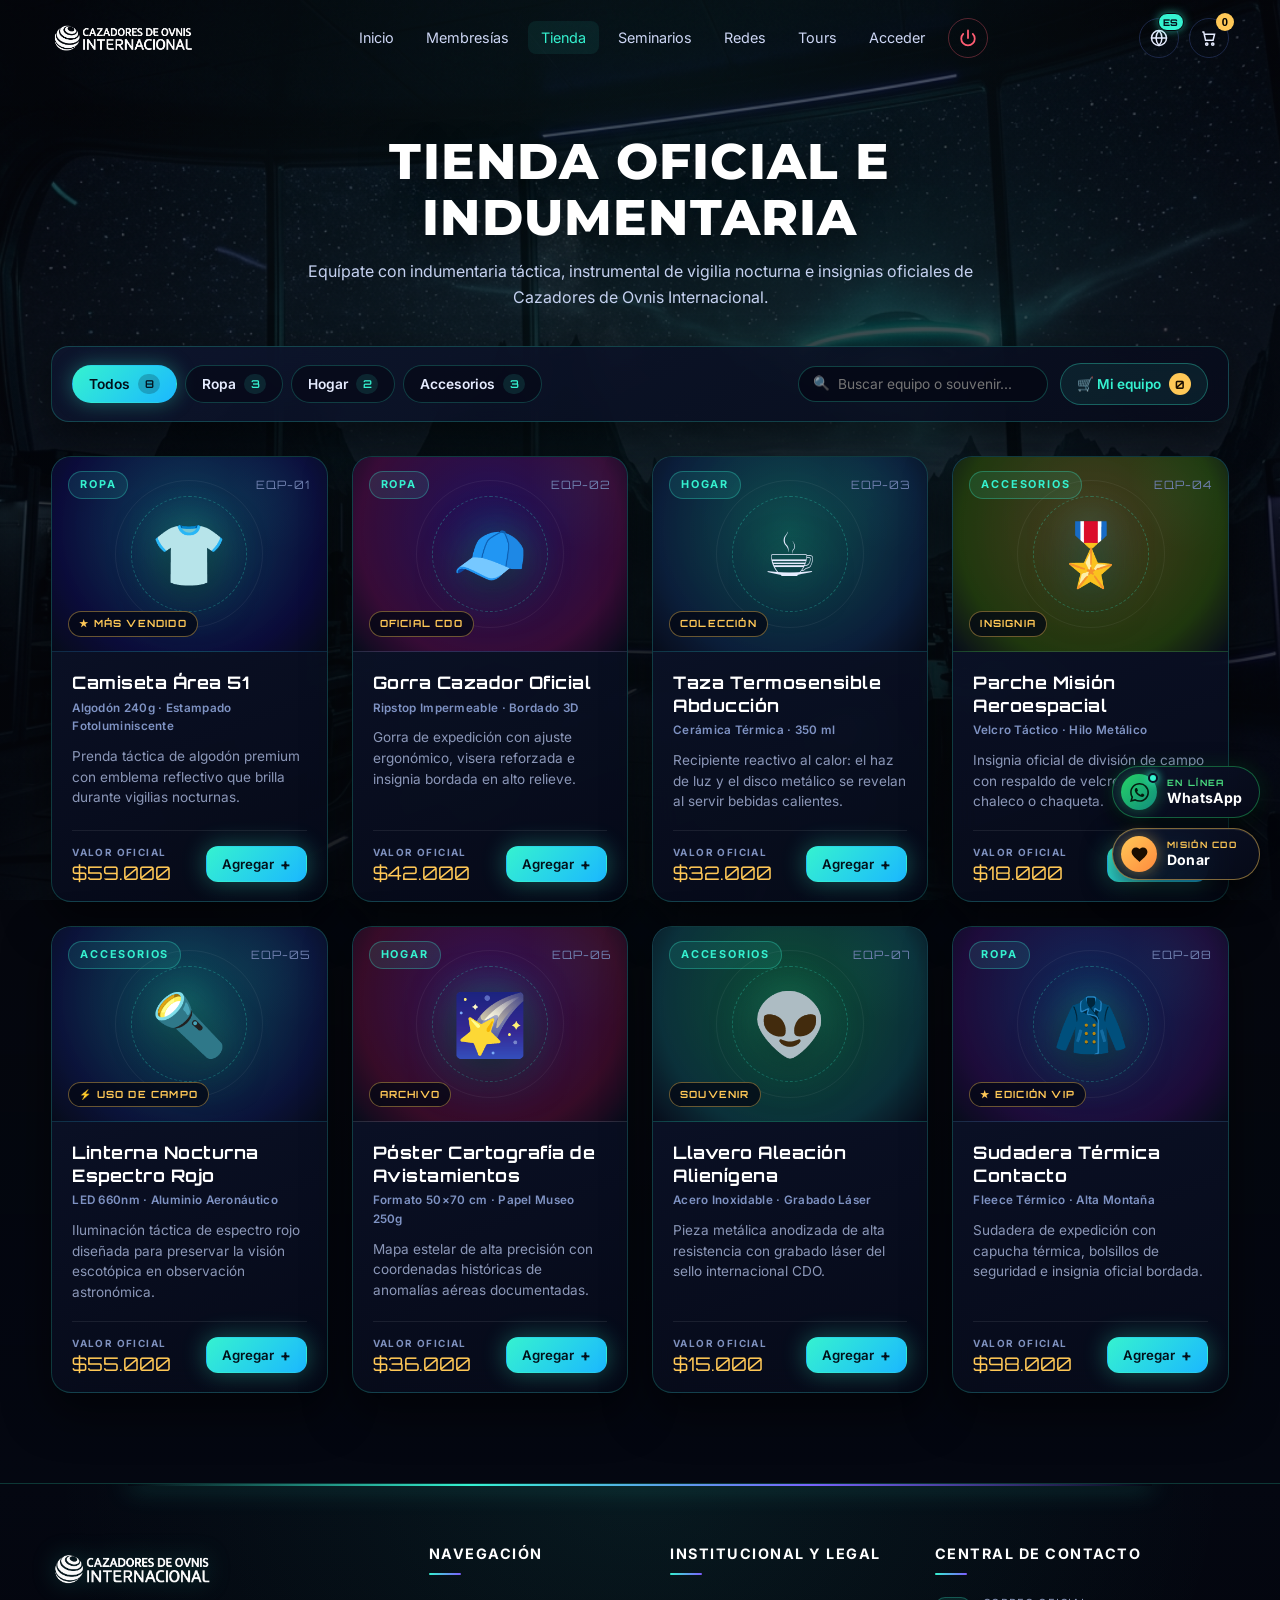
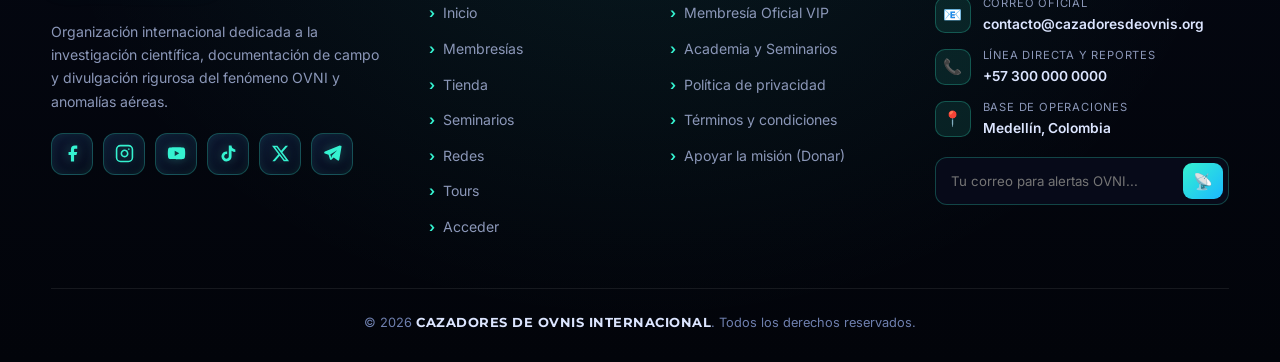
<file: frontend/tienda.html>
<!DOCTYPE html>
<html lang="es">
<head>
<meta charset="UTF-8">
<meta name="viewport" content="width=device-width, initial-scale=1">
<title>Tienda Oficial | Cazadores de Ovnis Internacional</title>
<meta name="description" content="Equípate con indumentaria táctica, instrumental de vigilia nocturna e insignias oficiales de Cazadores de Ovnis Internacional.">
<meta name="theme-color" content="#05070d">
<meta property="og:type" content="website">
<meta property="og:locale" content="es_CO">
<meta property="og:site_name" content="Cazadores de Ovnis Internacional">
<meta property="og:title" content="Tienda Oficial | Cazadores de Ovnis Internacional">
<meta property="og:description" content="Equípate con indumentaria táctica, instrumental de vigilia nocturna e insignias oficiales de Cazadores de Ovnis Internacional.">
<meta property="og:url" content="tienda.html">
<meta property="og:image" content="assets/portada.jpg">
<meta property="og:image:type" content="image/jpeg">
<meta property="og:image:width" content="640">
<meta property="og:image:height" content="640">
<meta property="og:image:alt" content="Cazadores de Ovnis Internacional">
<meta name="twitter:card" content="summary_large_image">
<meta name="twitter:title" content="Tienda Oficial | Cazadores de Ovnis Internacional">
<meta name="twitter:description" content="Equípate con indumentaria táctica, instrumental de vigilia nocturna e insignias oficiales de Cazadores de Ovnis Internacional.">
<meta name="twitter:image" content="assets/portada.jpg">
<link rel="icon" href="assets/logo.ico">
<link rel="apple-touch-icon" href="assets/logo.png">
<link rel="preconnect" href="https://fonts.googleapis.com">
<link href="https://fonts.googleapis.com/css2?family=Inter:wght@400;600;700;800&family=Montserrat:wght@700;800&family=Orbitron:wght@500;700&display=swap" rel="stylesheet">
<link rel="stylesheet" href="css/styles.css">
</head>
<body data-page="tienda">
<div id="site-nav"></div>
<main>
  <section class="store-hero">
    <div class="container store-hero-in">
      <div class="store-head reveal">
        <h1>TIENDA OFICIAL E INDUMENTARIA</h1>
        <p>Equípate con indumentaria táctica, instrumental de vigilia nocturna e insignias oficiales de Cazadores de Ovnis Internacional.</p>
      </div>
      <div class="store-toolbar reveal">
        <div class="filters store-filters" id="filters"></div>
        <div class="store-tools">
          <div class="store-search">
            <span class="ss-ic">🔍</span>
            <input type="search" id="storeSearch" placeholder="Buscar equipo o souvenir..." aria-label="Buscar producto">
          </div>
          <button class="btn btn-ghost btn-sm store-cart-btn" id="storeCartBtn" type="button">
            <span>🛒 Mi equipo</span>
            <b class="store-cart-badge" id="storeCartBadge">0</b>
          </button>
        </div>
      </div>
      <div class="store-grid" id="products"></div>
    </div>
  </section>
</main>
<div id="site-footer"></div>
<script src="js/config.js"></script>
<script src="js/data.js"></script>
<script src="js/components.js"></script>
<script src="js/pages.js"></script>
</body>
</html>
</file>
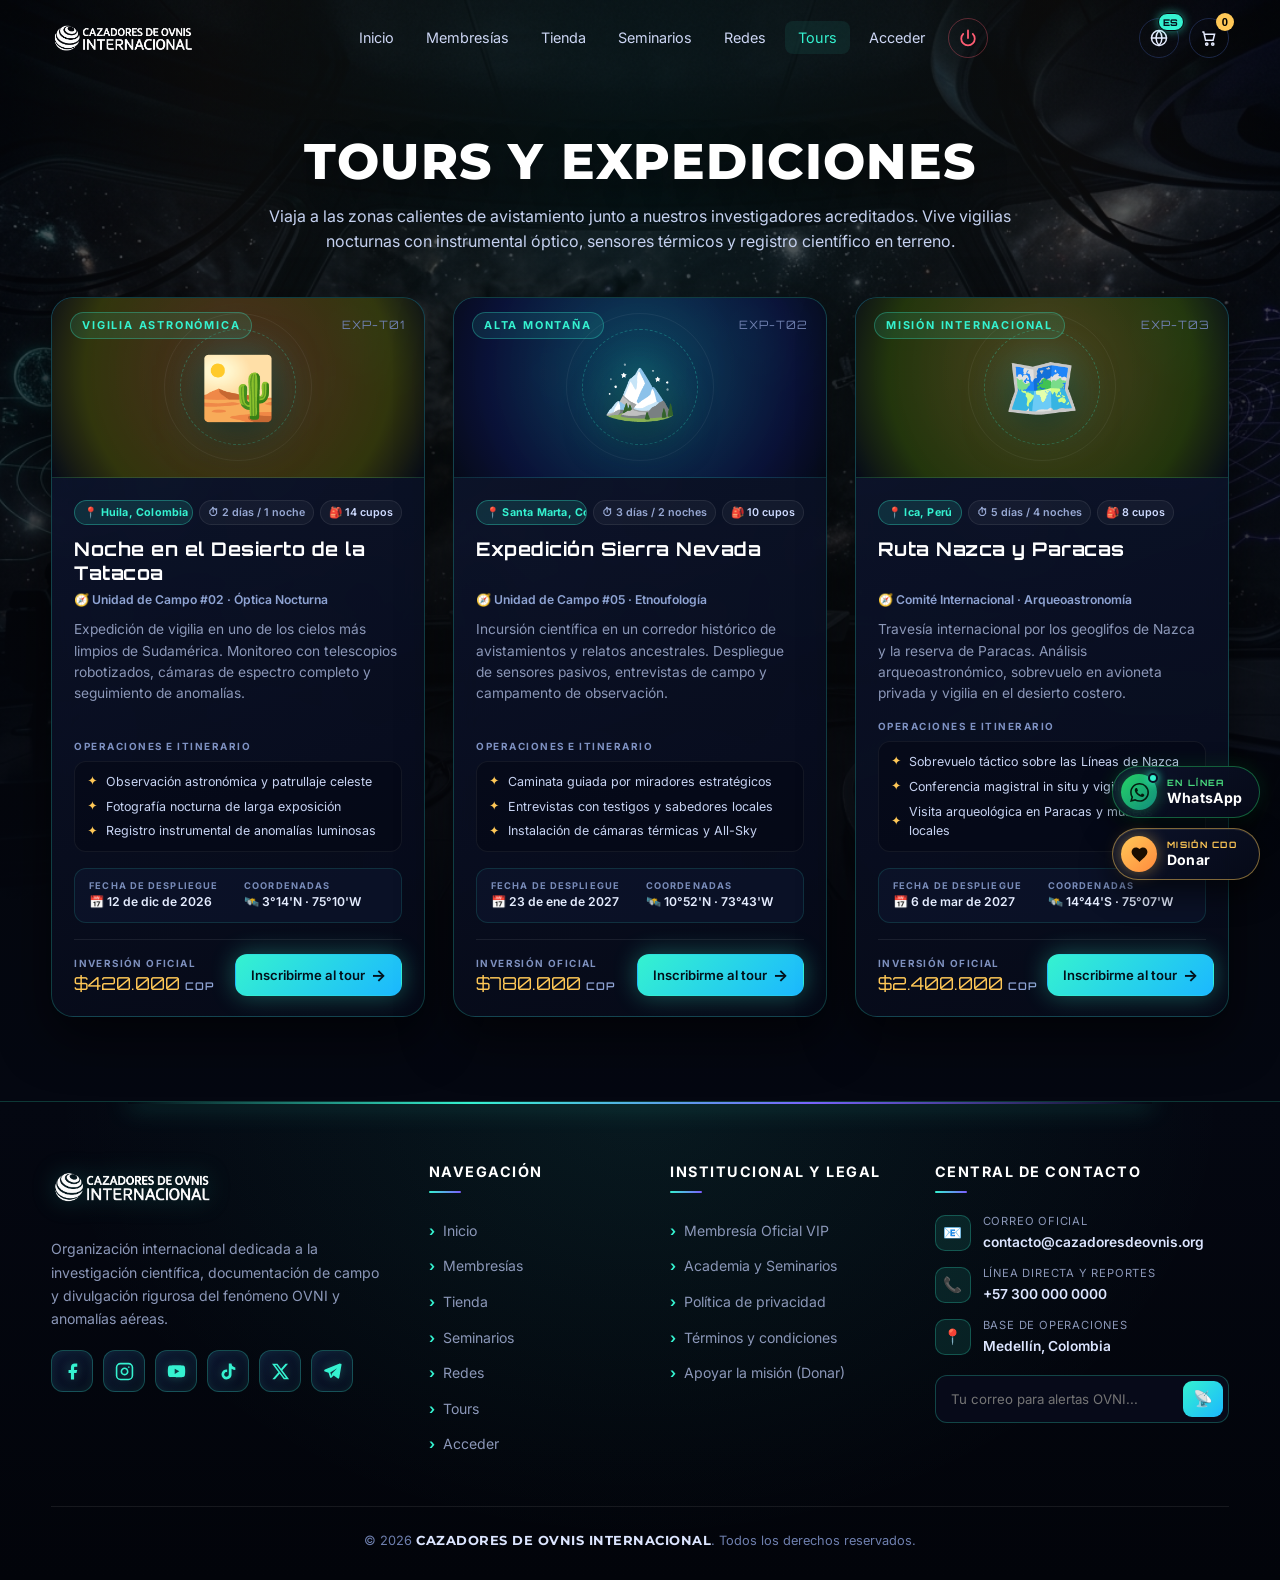
<file: frontend/tours.html>
<!DOCTYPE html>
<html lang="es">
<head>
<meta charset="UTF-8">
<meta name="viewport" content="width=device-width, initial-scale=1">
<title>Tours y Expediciones | Cazadores de Ovnis Internacional</title>
<meta name="description" content="Viaja a las zonas calientes de avistamiento junto a nuestros investigadores acreditados. Vive vigilias nocturnas con instrumental óptico y sensores térmicos.">
<meta name="theme-color" content="#05070d">
<meta property="og:type" content="website">
<meta property="og:locale" content="es_CO">
<meta property="og:site_name" content="Cazadores de Ovnis Internacional">
<meta property="og:title" content="Tours y Expediciones | Cazadores de Ovnis Internacional">
<meta property="og:description" content="Viaja a las zonas calientes de avistamiento junto a nuestros investigadores acreditados. Vive vigilias nocturnas con instrumental óptico, sensores térmicos y registro científico en terreno.">
<meta property="og:url" content="tours.html">
<meta property="og:image" content="assets/portada.jpg">
<meta property="og:image:type" content="image/jpeg">
<meta property="og:image:width" content="640">
<meta property="og:image:height" content="640">
<meta property="og:image:alt" content="Cazadores de Ovnis Internacional">
<meta name="twitter:card" content="summary_large_image">
<meta name="twitter:title" content="Tours y Expediciones | Cazadores de Ovnis Internacional">
<meta name="twitter:description" content="Viaja a las zonas calientes de avistamiento junto a nuestros investigadores acreditados. Vive vigilias nocturnas con instrumental óptico, sensores térmicos y registro científico en terreno.">
<meta name="twitter:image" content="assets/portada.jpg">
<link rel="icon" href="assets/logo.ico">
<link rel="apple-touch-icon" href="assets/logo.png">
<link rel="preconnect" href="https://fonts.googleapis.com">
<link href="https://fonts.googleapis.com/css2?family=Inter:wght@400;600;700;800&family=Montserrat:wght@700;800&family=Orbitron:wght@500;700&display=swap" rel="stylesheet">
<link rel="stylesheet" href="css/styles.css">
</head>
<body data-page="tours">
<div id="site-nav"></div>
<main>
  <section class="tours-hero">
    <div class="container tours-hero-in">
      <div class="tours-head reveal">
        <h1>TOURS Y EXPEDICIONES</h1>
        <p>Viaja a las zonas calientes de avistamiento junto a nuestros investigadores acreditados. Vive vigilias nocturnas con instrumental óptico, sensores térmicos y registro científico en terreno.</p>
      </div>
      <div class="tours-grid" id="tours"></div>
    </div>
  </section>
</main>
<div id="site-footer"></div>
<script src="js/config.js"></script>
<script src="js/data.js"></script>
<script src="js/components.js"></script>
<script src="js/pages.js"></script>
</body>
</html>
</file>
<file: frontend/css/styles.css>
/* ===== VARIABLES ===== */
:root{--bg:#05070d;--bg2:#0b1020;--card:#0f1630;--line:#1d2848;--cyan:#35f2d0;--violet:#7c5cff;--gold:#ffc857;--text:#e6ecff;--muted:#8b97b8;--r:16px;--nav-h:76px}
/* ===== BASE ===== */
*{box-sizing:border-box;margin:0;padding:0}
html{scroll-behavior:smooth}
body{font-family:'Inter',system-ui,sans-serif;background:var(--bg);color:var(--text);line-height:1.6;overflow-x:hidden}
h1,h2,h3,.brand-font{font-family:'Orbitron','Inter',sans-serif;letter-spacing:.5px}
a{color:inherit;text-decoration:none}img{max-width:100%}
.container{width:min(1200px,92%);margin:auto}
section{padding:80px 0}
.section-title{text-align:center;margin-bottom:48px}
.section-title h2{font-size:clamp(1.6rem,3.5vw,2.4rem)}
.section-title p{color:var(--muted);max-width:620px;margin:10px auto 0}
.eyebrow{color:var(--cyan);font-size:.8rem;letter-spacing:3px;text-transform:uppercase}
/* ===== BOTONES ===== */
.btn{display:inline-flex;align-items:center;gap:8px;padding:12px 26px;border-radius:50px;border:1px solid transparent;font-weight:600;cursor:pointer;font-size:.95rem;transition:.3s;font-family:inherit}
.btn-primary{background:linear-gradient(135deg,var(--cyan),#1bb8ff);color:#03101a;box-shadow:0 0 24px #35f2d055}
.btn-primary:hover{transform:translateY(-3px);box-shadow:0 0 40px #35f2d0aa}
.btn-ghost{border-color:var(--cyan);color:var(--cyan);background:transparent}
.btn-ghost:hover{background:#35f2d022;transform:translateY(-3px)}
.btn-gold{background:linear-gradient(135deg,var(--gold),#ff8a3d);color:#1a0d00}
.btn-sm{padding:8px 18px;font-size:.85rem}.btn-block{width:100%;justify-content:center}
/* ===== NAVEGACIÓN ===== */
.nav{position:fixed;top:0;left:0;width:100%;height:var(--nav-h);z-index:100;background:transparent;transition:background .4s,box-shadow .4s}
.nav.scrolled{background:rgba(5,7,13,.96);box-shadow:0 4px 30px #000a;backdrop-filter:blur(10px)}
.nav-in{display:flex;align-items:center;justify-content:space-between;height:100%}
.nav-logo img{height:48px;display:block}
.nav-links{display:flex;align-items:center;gap:6px;list-style:none}
.nav-links a{padding:8px 13px;border-radius:8px;font-size:.9rem;color:#cdd6f4;transition:.25s}
.nav-links a:hover,.nav-links a.active{color:var(--cyan);background:#35f2d014}
.nav-tools{display:flex;align-items:center;gap:10px}
.icon-btn{background:none;border:1px solid var(--line);color:var(--text);width:40px;height:40px;border-radius:50%;cursor:pointer;display:grid;place-items:center;position:relative;transition:.3s}
.icon-btn:hover{border-color:var(--cyan);color:var(--cyan);box-shadow:0 0 14px #35f2d055}
.icon-btn svg{width:18px;height:18px}
.power{color:#ff5d73;border-color:#ff5d7355;margin-left:4px}.power:hover{color:#ff5d73;border-color:#ff5d73;box-shadow:0 0 16px #ff5d7388}
.cart-count{position:absolute;top:-6px;right:-6px;background:var(--gold);color:#000;font-size:.7rem;font-weight:700;border-radius:50%;width:18px;height:18px;display:grid;place-items:center}
/* ===== SELECTOR DE IDIOMAS ===== */
.lang-wrap{position:relative;display:inline-flex;align-items:center}
.lang-btn.active{border-color:var(--cyan);color:var(--cyan);box-shadow:0 0 16px rgba(53,242,208,.45)}
.lang-badge{position:absolute;top:-6px;right:-6px;background:var(--cyan);color:#03101a;font-family:Orbitron,sans-serif;font-size:.58rem;font-weight:800;letter-spacing:.4px;border-radius:50px;min-width:20px;height:18px;padding:0 4px;display:grid;place-items:center;border:1px solid #05070d;box-shadow:0 0 10px rgba(53,242,208,.55)}
.lang-menu{position:absolute;top:calc(100% + 12px);right:0;width:236px;padding:10px;border-radius:18px;background:linear-gradient(160deg,rgba(14,22,48,.96) 0%,rgba(6,10,24,.98) 100%);border:1px solid rgba(53,242,208,.32);backdrop-filter:blur(18px);box-shadow:0 22px 55px rgba(0,0,0,.78),0 0 28px rgba(53,242,208,.18);opacity:0;visibility:hidden;transform:translateY(-8px) scale(.96);transform-origin:top right;transition:opacity .24s ease,transform .24s cubic-bezier(.2,.8,.2,1),visibility .24s;z-index:220}
.lang-menu.open{opacity:1;visibility:visible;transform:translateY(0) scale(1)}
.lang-menu-head{display:flex;align-items:center;justify-content:space-between;padding:4px 8px 8px;margin-bottom:6px;border-bottom:1px solid rgba(53,242,208,.15);font-family:Orbitron,sans-serif;font-size:.62rem;font-weight:700;letter-spacing:1.4px;color:var(--cyan);text-transform:uppercase}
.lang-list{display:flex;flex-direction:column;gap:3px;max-height:330px;overflow-y:auto}
.lang-opt{display:flex;align-items:center;gap:10px;width:100%;padding:8px 10px;border-radius:11px;border:1px solid transparent;background:transparent;color:var(--text);font-family:inherit;font-size:.84rem;cursor:pointer;text-align:left;transition:.2s}
.lang-opt:hover{background:rgba(53,242,208,.1);border-color:rgba(53,242,208,.25);color:#fff;transform:translateX(2px)}
.lang-opt.on{background:linear-gradient(90deg,rgba(53,242,208,.18),rgba(124,92,255,.12));border-color:rgba(53,242,208,.45);color:var(--cyan);font-weight:700}
.lang-flag{width:22px;height:15px;border-radius:3px;overflow:hidden;flex-shrink:0;display:inline-flex;box-shadow:0 0 0 1px rgba(255,255,255,.18)}
.lang-flag svg{width:100%;height:100%;display:block}
.lang-info{flex:1;min-width:0;display:flex;flex-direction:column;line-height:1.2}
.lang-info strong{font-size:.83rem;color:#fff;font-weight:600}
.lang-opt.on .lang-info strong{color:var(--cyan)}
.lang-info small{font-size:.69rem;color:var(--muted)}
.lang-tag{font-family:Orbitron,sans-serif;font-size:.62rem;font-weight:700;color:#8fa4d4;padding:2px 6px;border-radius:6px;background:rgba(255,255,255,.04);border:1px solid rgba(255,255,255,.08)}
.lang-opt.on .lang-tag{color:#03101a;background:var(--cyan);border-color:var(--cyan)}
.burger{display:none}
/* ===== HERO ===== */
.hero{position:relative;min-height:100vh;display:flex;align-items:center;overflow:hidden;background:linear-gradient(180deg,rgba(5,7,13,.5) 0%,rgba(5,7,13,.65) 80%,#05070d 100%),linear-gradient(90deg,rgba(5,7,13,.85) 0%,rgba(5,7,13,.45) 60%,rgba(5,7,13,.25) 100%),url('../assets/portada.jpg') center/cover no-repeat}
#stars{position:absolute;inset:0;width:100%;height:100%}
.hero-in{position:relative;z-index:2;display:grid;grid-template-columns:1.1fr .9fr;gap:40px;align-items:center;padding-top:var(--nav-h)}
.hero h1{font-family:'Montserrat','Segoe UI','Inter',sans-serif;font-weight:700;letter-spacing:1px;font-size:clamp(2rem,5vw,3.6rem);line-height:1.1;margin:14px 0 20px;color:#fff}
.hero p{color:#b8c3e6;max-width:520px;margin-bottom:30px}
.cta-row{display:flex;gap:14px;flex-wrap:wrap}
.ufo-scene{position:relative;height:440px;display:grid;place-items:center;perspective:900px}
.ufo-aura{position:absolute;width:320px;height:320px;border-radius:50%;background:radial-gradient(circle,rgba(53,242,208,.22) 0%,rgba(124,92,255,.12) 45%,transparent 70%);filter:blur(20px);animation:auraPulse 4s ease-in-out infinite}
.ufo-wrap{position:relative;width:100%;height:100%;display:grid;place-items:center;animation:ufoFlight 7s ease-in-out infinite}
.ufo{width:min(380px,88%);filter:drop-shadow(0 0 28px rgba(53,242,208,.65)) drop-shadow(0 0 60px rgba(27,184,255,.35));z-index:3; margin-bottom:90px}
.ufo-spin-ring{animation:dashSpin 3s linear infinite}
.ufo-core{animation:corePulse 1.8s ease-in-out infinite}
.pulse-ring{transform-origin:180px 132px;animation:ringExpand 2.4s ease-out infinite}
.pulse-ring.pr2{animation-delay:1.2s}
.ufo-lights .ul{fill:#35f2d0;filter:drop-shadow(0 0 6px #35f2d0);animation:lightChase 1.4s ease-in-out infinite}
.ufo-lights .l1{animation-delay:0s}.ufo-lights .l2{animation-delay:.2s}.ufo-lights .l3{animation-delay:.4s}.ufo-lights .l4{animation-delay:.6s}.ufo-lights .l5{animation-delay:.8s}.ufo-lights .l6{animation-delay:1s}.ufo-lights .l7{animation-delay:1.2s}
.beam{position:absolute;bottom:10px;width:260px;height:250px;background:linear-gradient(180deg,rgba(53,242,208,.55) 0%,rgba(27,184,255,.22) 55%,transparent 100%);clip-path:polygon(36% 0,64% 0,100% 100%,0 100%);animation:beamSweep 4s ease-in-out infinite;display:flex;justify-content:center;overflow:hidden;z-index:2}
.beam-ring{position:absolute;border:2px solid rgba(53,242,208,.65);border-radius:50%;width:140px;height:26px;box-shadow:0 0 14px #35f2d0;animation:beamRingUp 2.7s linear infinite}
.beam-ring.r2{animation-delay:.9s}.beam-ring.r3{animation-delay:1.8s}
.particle{position:absolute;bottom:0;width:6px;height:6px;border-radius:50%;background:#fff;box-shadow:0 0 10px #35f2d0,0 0 20px #35f2d0;animation:particleUp 2.2s ease-in infinite}
.particle.p1{left:38%;animation-delay:.2s}.particle.p2{left:52%;animation-delay:.8s;width:8px;height:8px}.particle.p3{left:60%;animation-delay:1.4s}.particle.p4{left:45%;animation-delay:1.9s;width:5px;height:5px}
.orb{position:absolute;border-radius:50%;background:radial-gradient(circle at 32% 30%,#fff 0%,#9be7ff 25%,#1f335c 65%,#060b18 100%);box-shadow:0 0 18px rgba(53,242,208,.7),inset -3px -3px 8px rgba(53,242,208,.45);z-index:4}
.orb-1{width:34px;height:34px;top:16%;left:10%;animation:orbOrbit1 6s ease-in-out infinite}
.orb-2{width:24px;height:24px;top:24%;right:8%;animation:orbOrbit2 5s ease-in-out infinite}
.orb-3{width:18px;height:18px;bottom:22%;left:16%;animation:orbOrbit3 4.5s ease-in-out infinite}
@keyframes ufoFlight{
 0%,100%{transform:translate3d(0,0,0) rotate(-2deg) scale(1)}
 25%{transform:translate3d(14px,-18px,0) rotate(3.5deg) scale(1.03)}
 50%{transform:translate3d(-10px,-28px,0) rotate(-3deg) scale(1.05)}
 75%{transform:translate3d(-16px,-10px,0) rotate(2.5deg) scale(.98)}
}
@keyframes dashSpin{to{stroke-dashoffset:-64}}
@keyframes corePulse{0%,100%{opacity:.75;transform:scale(.95)}50%{opacity:1;transform:scale(1.08)}}
@keyframes ringExpand{0%{transform:scale(.5);opacity:.9}100%{transform:scale(1.65);opacity:0}}
@keyframes lightChase{0%,100%{fill:#1bb8ff;opacity:.45;r:5px}50%{fill:#fff;opacity:1;r:8px}}
@keyframes beamSweep{0%,100%{opacity:.85;transform:scaleX(1)}50%{opacity:.45;transform:scaleX(1.12)}}
@keyframes beamRingUp{0%{bottom:5%;width:210px;opacity:0}20%{opacity:.85}100%{bottom:92%;width:75px;opacity:0}}
@keyframes particleUp{0%{bottom:0;opacity:0;transform:scale(.5)}30%{opacity:1}100%{bottom:95%;opacity:0;transform:scale(1.2)}}
@keyframes auraPulse{50%{transform:scale(1.2);opacity:.65}}
@keyframes orbOrbit1{0%,100%{transform:translate(0,0) scale(1)}50%{transform:translate(28px,-22px) scale(1.15)}}
@keyframes orbOrbit2{0%,100%{transform:translate(0,0) scale(1)}50%{transform:translate(-24px,20px) scale(.88)}}
@keyframes orbOrbit3{0%,100%{transform:translate(0,0)}50%{transform:translate(22px,-16px)}}
.page-hero{padding:calc(var(--nav-h) + 70px) 0 50px;text-align:center;background:radial-gradient(ellipse at 50% 0,#1a1f5a,var(--bg) 70%);border-bottom:1px solid var(--line)}
.page-hero h1{font-size:clamp(1.8rem,4.5vw,3rem)}
.page-hero p{color:var(--muted);max-width:640px;margin:12px auto 0}
/* ===== GRID Y TARJETAS ===== */
.grid{display:grid;gap:24px;grid-template-columns:repeat(auto-fill,minmax(270px,1fr))}
.card{background:linear-gradient(160deg,var(--card),#0a0f22);border:1px solid var(--line);border-radius:var(--r);overflow:hidden;transition:.35s;display:flex;flex-direction:column}
.card:hover{transform:translateY(-8px);border-color:var(--cyan);box-shadow:0 12px 40px #35f2d022}
.card-body{padding:20px;display:flex;flex-direction:column;gap:10px;flex:1}
.card-body p{color:var(--muted);font-size:.9rem;flex:1}
.thumb{height:170px;display:grid;place-items:center;font-size:3.6rem;position:relative}
.thumb::after{content:"";position:absolute;inset:0;background:linear-gradient(transparent 50%,#0f1630)}
.price{font-family:Orbitron,sans-serif;color:var(--gold);font-size:1.2rem}
.tag{display:inline-block;padding:3px 12px;border-radius:50px;font-size:.72rem;background:#35f2d018;color:var(--cyan);border:1px solid #35f2d044;width:fit-content}
.meta{display:flex;flex-wrap:wrap;gap:12px;font-size:.8rem;color:#aeb9dd}
.quick{text-align:center;padding:30px 20px}
.quick .ic{font-size:2.4rem;margin-bottom:8px}
/* ===== EXPLORA / ACCESOS DESTACADOS PRO ===== */
.explore-sec{position:relative;background:linear-gradient(180deg,#05070d 0%,rgba(5,7,13,.78) 22%,rgba(5,7,13,.82) 78%,#05070d 100%),url('../assets/bg-explora.jpg') center/cover no-repeat}
.pulse-dot{display:inline-block;width:8px;height:8px;border-radius:50%;background:var(--cyan);box-shadow:0 0 12px var(--cyan);margin-right:6px;vertical-align:middle;animation:pulse 1.6s infinite}
.quick-grid{display:grid;grid-template-columns:repeat(3,1fr);gap:26px;position:relative;z-index:1}
.q-card{position:relative;padding:28px 26px 22px;background:linear-gradient(155deg,rgba(14,22,48,.86) 0%,rgba(6,10,24,.92) 100%);border:1px solid rgba(53,242,208,.2);border-radius:20px;backdrop-filter:blur(12px);transition:transform .4s cubic-bezier(.2,.8,.2,1),border-color .4s,box-shadow .4s;transition-delay:var(--d,0s);overflow:hidden}
.q-card::before{content:"";position:absolute;top:0;left:-100%;width:100%;height:2px;background:linear-gradient(90deg,transparent,var(--cyan),var(--violet),transparent);transition:left .65s ease}
.q-card::after{content:"";position:absolute;bottom:0;right:0;width:28px;height:28px;border-right:2px solid rgba(53,242,208,.35);border-bottom:2px solid rgba(53,242,208,.35);border-bottom-right-radius:20px;transition:.35s}
.q-glow{position:absolute;top:-60px;right:-60px;width:160px;height:160px;border-radius:50%;background:radial-gradient(circle,rgba(53,242,208,.18),transparent 70%);transition:.45s;pointer-events:none}
.q-top{display:flex;justify-content:space-between;align-items:center;margin-bottom:20px}
.q-tag{font-size:.68rem;font-weight:700;letter-spacing:1.8px;padding:4px 11px;border-radius:50px;background:rgba(53,242,208,.1);color:var(--cyan);border:1px solid rgba(53,242,208,.3)}
.q-code{font-family:Orbitron,monospace;font-size:.72rem;color:#6e7fae;letter-spacing:1px}
.q-icon-wrap{position:relative;width:68px;height:68px;display:grid;place-items:center;margin-bottom:18px;border-radius:18px;background:radial-gradient(circle at 30% 30%,rgba(53,242,208,.2),rgba(124,92,255,.08));border:1px solid rgba(53,242,208,.28);box-shadow:inset 0 0 18px rgba(53,242,208,.12)}
.q-ring{position:absolute;inset:-5px;border-radius:22px;border:1px dashed rgba(53,242,208,.4);transition:.5s}
.q-ic{font-size:2rem;filter:drop-shadow(0 0 12px rgba(53,242,208,.5));transition:transform .4s}
.q-card h3{font-size:1.22rem;margin-bottom:8px;color:#fff;transition:color .3s}
.q-card p{color:var(--muted);font-size:.9rem;line-height:1.55;flex:1;margin-bottom:20px}
.q-foot{display:flex;align-items:center;justify-content:space-between;padding-top:14px;border-top:1px solid rgba(255,255,255,.08);font-size:.84rem;font-weight:600;color:#b8c7f0;transition:color .3s,border-color .3s}
.q-arr{font-size:1.1rem;color:var(--cyan);transition:transform .3s}
.q-card:hover{transform:translateY(-10px);border-color:var(--cyan);box-shadow:0 18px 45px -10px rgba(53,242,208,.28),0 0 25px rgba(124,92,255,.18)}
.q-card:hover::before{left:100%}
.q-card:hover::after{border-color:var(--cyan);width:42px;height:42px}
.q-card:hover .q-glow{transform:scale(1.6);background:radial-gradient(circle,rgba(53,242,208,.3),transparent 70%)}
.q-card:hover .q-ic{transform:scale(1.18) rotate(-6deg)}
.q-card:hover .q-ring{transform:rotate(90deg) scale(1.05);border-color:var(--cyan)}
.q-card:hover h3,.q-card:hover .q-foot{color:var(--cyan);border-top-color:rgba(53,242,208,.28)}
.q-card:hover .q-arr{transform:translateX(6px)}
/* ===== TELEMETRÍA / STATS PRO ===== */
.stats-sec{position:relative;padding:70px 0;background:radial-gradient(ellipse at 50% 50%,rgba(26,31,90,.45),rgba(5,7,13,.98) 75%);border-top:1px solid rgba(53,242,208,.15);border-bottom:1px solid rgba(53,242,208,.15)}
.stats-head{text-align:center;margin-bottom:36px}
.stats-head h2{font-size:clamp(1.4rem,3vw,2rem);margin-top:6px}
.stats{display:grid;grid-template-columns:repeat(4,1fr);gap:22px;text-align:center}
.stat-card{position:relative;padding:28px 20px 22px;background:linear-gradient(160deg,rgba(15,22,48,.85),rgba(7,11,24,.95));border:1px solid rgba(53,242,208,.18);border-radius:18px;backdrop-filter:blur(10px);transition:.35s;overflow:hidden}
.stat-card:hover{transform:translateY(-6px);border-color:var(--cyan);box-shadow:0 12px 34px rgba(53,242,208,.2)}
.stat-tag{display:inline-block;font-size:.65rem;letter-spacing:2px;color:var(--cyan);background:rgba(53,242,208,.1);border:1px solid rgba(53,242,208,.25);padding:3px 10px;border-radius:50px;margin-bottom:12px;font-weight:700}
.stat-ic{font-size:1.8rem;margin-bottom:6px;filter:drop-shadow(0 0 10px rgba(53,242,208,.45))}
.stat-card b,.stat b{display:block;font-family:Orbitron,sans-serif;font-size:2.3rem;background:linear-gradient(90deg,#fff,var(--cyan));-webkit-background-clip:text;background-clip:text;color:transparent;margin:4px 0}
.stat-card span,.stat span{color:var(--muted);font-size:.86rem;display:block;margin-bottom:14px}
.stat-line{height:4px;background:rgba(255,255,255,.07);border-radius:6px;overflow:hidden}
.stat-line i{display:block;height:100%;background:linear-gradient(90deg,var(--violet),var(--cyan));box-shadow:0 0 10px var(--cyan)}
/* ===== INVESTIGACIONES ACTIVAS PRO ===== */
.invs-sec{position:relative;background:linear-gradient(180deg,#05070d 0%,rgba(5,7,13,.75) 20%,rgba(5,7,13,.82) 80%,#05070d 100%),url('../assets/bg-investigaciones.jpg') center/cover no-repeat}
.invs-sec::before{content:"";position:absolute;inset:0;background:radial-gradient(circle at 80% 20%,rgba(124,92,255,.15),transparent 55%);pointer-events:none}
.invs-grid{display:grid;grid-template-columns:repeat(3,1fr);gap:26px;position:relative;z-index:1}
.inv-card{position:relative;padding:28px 26px 22px;background:linear-gradient(155deg,rgba(14,22,48,.88) 0%,rgba(6,10,24,.94) 100%);border:1px solid rgba(53,242,208,.2);border-radius:20px;backdrop-filter:blur(12px);transition:.4s;transition-delay:var(--d,0s);overflow:hidden}
.inv-card::before{content:"";position:absolute;top:0;left:0;width:4px;height:100%;background:linear-gradient(180deg,var(--cyan),var(--violet));opacity:.7;transition:.35s}
.inv-card:hover{transform:translateY(-10px);border-color:var(--cyan);box-shadow:0 18px 45px -10px rgba(53,242,208,.28)}
.inv-card:hover::before{opacity:1;box-shadow:0 0 16px var(--cyan)}
.inv-head{display:flex;justify-content:space-between;align-items:center;margin-bottom:18px;gap:8px}
.inv-badge{display:inline-flex;align-items:center;font-size:.72rem;font-weight:600;padding:4px 12px;border-radius:50px;background:rgba(53,242,208,.12);color:var(--cyan);border:1px solid rgba(53,242,208,.3)}
.inv-title-row{display:flex;align-items:center;gap:14px;margin-bottom:14px}
.inv-ic{width:52px;height:52px;border-radius:14px;background:radial-gradient(circle at 30% 30%,rgba(53,242,208,.22),rgba(124,92,255,.1));border:1px solid rgba(53,242,208,.3);display:grid;place-items:center;font-size:1.6rem;flex-shrink:0}
.inv-title-row h3{font-size:1.18rem;color:#fff;margin-bottom:3px}
.inv-meta{font-size:.76rem;color:#8fa0c9;display:block}
.inv-desc{color:var(--muted);font-size:.9rem;line-height:1.58;flex:1;margin-bottom:20px}
.inv-prog{background:rgba(5,8,20,.65);border:1px solid rgba(255,255,255,.07);border-radius:12px;padding:12px 14px;margin-bottom:18px}
.inv-prog-top{display:flex;justify-content:space-between;align-items:center;font-size:.78rem;color:#b8c7f0;margin-bottom:8px}
.inv-prog-top b{font-family:Orbitron,sans-serif;color:var(--cyan);font-size:.88rem}
.bar{height:8px;background:#141c38;border-radius:8px;overflow:hidden}.bar i{display:block;height:100%;background:linear-gradient(90deg,var(--violet),var(--cyan));border-radius:8px;box-shadow:0 0 12px rgba(53,242,208,.6)}
.inv-card:hover .q-foot{color:var(--cyan);border-top-color:rgba(53,242,208,.28)}
.inv-card:hover .q-arr{transform:translateX(6px)}
.filters{display:flex;gap:10px;justify-content:center;flex-wrap:wrap;margin-bottom:34px}
.chip{padding:8px 20px;border-radius:50px;border:1px solid var(--line);background:none;color:var(--text);cursor:pointer;font-family:inherit;transition:.25s}
.chip.on,.chip:hover{background:var(--cyan);color:#03101a;border-color:var(--cyan)}
/* ===== MEMBRESÍAS PRO (HERO + TARJETAS) ===== */
.memb-hero{position:relative;min-height:100vh;padding:calc(var(--nav-h) + 46px) 0 84px;display:flex;align-items:center;overflow:hidden;background:linear-gradient(180deg,rgba(5,7,13,.62) 0%,rgba(5,7,13,.76) 55%,#040711 100%),radial-gradient(ellipse at 50% 18%,rgba(53,242,208,.18),transparent 65%),url('../assets/bg-membresias.jpg') center top/cover no-repeat}
.memb-hero-in{position:relative;z-index:2;width:min(1120px,92%)}
.memb-head{text-align:center;max-width:740px;margin:0 auto 42px}
.memb-head h1{font-family:'Montserrat','Orbitron',sans-serif;font-weight:800;letter-spacing:1.2px;font-size:clamp(1.9rem,4.2vw,3.1rem);line-height:1.12;margin:12px 0 14px;color:#fff;text-shadow:0 10px 30px rgba(0,0,0,.5)}
.memb-head p{color:#c5d1f0;font-size:1rem;line-height:1.6}
.plans{display:grid;grid-template-columns:repeat(2,1fr);gap:32px;max-width:980px;margin:0 auto;align-items:stretch}
.plan{position:relative;padding:34px 32px 30px;border-radius:24px;border:1px solid rgba(53,242,208,.24);background:linear-gradient(160deg,rgba(14,22,48,.86) 0%,rgba(6,10,24,.94) 100%);backdrop-filter:blur(16px);box-shadow:0 24px 60px rgba(0,0,0,.65),inset 0 1px 0 rgba(255,255,255,.08);display:flex;flex-direction:column;transition:transform .4s cubic-bezier(.2,.8,.2,1),border-color .4s,box-shadow .4s;transition-delay:var(--d,0s);overflow:hidden}
.plan::before{content:"";position:absolute;top:0;left:0;right:0;height:3px;background:linear-gradient(90deg,transparent,var(--cyan),var(--violet),transparent);opacity:.75}
.plan-glow{position:absolute;top:-80px;right:-80px;width:220px;height:220px;border-radius:50%;background:radial-gradient(circle,rgba(53,242,208,.18),transparent 70%);pointer-events:none;transition:.45s}
.plan:hover{transform:translateY(-8px);border-color:var(--cyan);box-shadow:0 28px 65px -10px rgba(53,242,208,.26),0 0 30px rgba(124,92,255,.16)}
.plan:hover .plan-glow{transform:scale(1.35)}
.plan.featured{border-color:rgba(255,200,87,.55);background:linear-gradient(160deg,rgba(22,28,60,.9) 0%,rgba(8,12,28,.96) 100%);box-shadow:0 26px 70px rgba(0,0,0,.75),0 0 45px rgba(255,200,87,.18),inset 0 1px 0 rgba(255,200,87,.25)}
.plan.featured::before{height:4px;background:linear-gradient(90deg,transparent,var(--gold),#ff8a3d,var(--cyan),transparent);opacity:1}
.plan.featured .plan-glow{background:radial-gradient(circle,rgba(255,200,87,.24),rgba(53,242,208,.1) 50%,transparent 72%)}
.plan.featured:hover{border-color:var(--gold);box-shadow:0 30px 75px -8px rgba(255,200,87,.32),0 0 38px rgba(53,242,208,.2)}
.plan-ribbon{display:inline-flex;align-items:center;justify-content:center;gap:6px;margin:-34px -32px 22px;padding:9px 16px;background:linear-gradient(90deg,rgba(255,200,87,.16),rgba(255,200,87,.32),rgba(255,138,61,.16));border-bottom:1px solid rgba(255,200,87,.35);color:var(--gold);font-family:Orbitron,sans-serif;font-size:.7rem;font-weight:700;letter-spacing:2px;text-align:center}
.plan-top{display:flex;justify-content:space-between;align-items:center;margin-bottom:18px;gap:10px}
.plan-head{display:flex;align-items:center;gap:16px;margin-bottom:14px}
.plan-ic{width:58px;height:58px;border-radius:16px;background:radial-gradient(circle at 30% 30%,rgba(53,242,208,.22),rgba(124,92,255,.1));border:1px solid rgba(53,242,208,.32);display:grid;place-items:center;font-size:1.85rem;flex-shrink:0;box-shadow:inset 0 0 18px rgba(53,242,208,.12)}
.plan.featured .plan-ic{background:radial-gradient(circle at 30% 30%,rgba(255,200,87,.26),rgba(255,138,61,.1));border-color:rgba(255,200,87,.45);box-shadow:inset 0 0 20px rgba(255,200,87,.18)}
.plan-head h3{font-size:1.45rem;color:#fff;margin-bottom:2px}
.plan-sub{display:block;font-size:.8rem;color:#94a4cc}
.plan-desc{color:#b4c1e4;font-size:.88rem;line-height:1.55;margin-bottom:20px}
.plan-price-box{background:rgba(5,8,20,.68);border:1px solid rgba(255,255,255,.08);border-radius:16px;padding:16px 20px;margin-bottom:22px;display:flex;align-items:center;justify-content:space-between}
.plan.featured .plan-price-box{background:linear-gradient(135deg,rgba(255,200,87,.1),rgba(5,8,20,.78));border-color:rgba(255,200,87,.3)}
.plan-price{display:flex;align-items:baseline;gap:10px;flex-wrap:wrap}
.price-val{font-family:Orbitron,sans-serif;font-size:clamp(1.75rem,3vw,2.25rem);font-weight:700;color:#fff;letter-spacing:.5px}
.plan.featured .price-val{background:linear-gradient(90deg,#fff,var(--gold));-webkit-background-clip:text;background-clip:text;color:transparent}
.price-per{font-size:.84rem;color:#9fb0d9;font-weight:600}
.plan-sep{display:flex;align-items:center;gap:12px;margin-bottom:14px}
.plan-sep span{font-size:.68rem;font-weight:700;letter-spacing:1.8px;color:#8fa2ce;text-transform:uppercase;white-space:nowrap}
.plan-sep::after{content:"";flex:1;height:1px;background:linear-gradient(90deg,rgba(53,242,208,.25),transparent)}
.plan.featured .plan-sep span{color:var(--gold)}
.plan.featured .plan-sep::after{background:linear-gradient(90deg,rgba(255,200,87,.35),transparent)}
.plan-list{list-style:none;margin:0 0 26px;padding:0;display:flex;flex-direction:column;gap:8px;flex:1}
.plan-list li{display:flex;align-items:center;gap:11px;padding:9px 12px;border-radius:11px;background:rgba(255,255,255,.025);border:1px solid rgba(255,255,255,.04);font-size:.9rem;color:#e3ebff;transition:.25s}
.plan-list li::before{display:none}
.plan-list li.ok:hover{background:rgba(53,242,208,.07);border-color:rgba(53,242,208,.22)}
.plan.featured .plan-list li.vip-item{background:linear-gradient(90deg,rgba(255,200,87,.1),rgba(53,242,208,.05));border-color:rgba(255,200,87,.28)}
.plan.featured .plan-list li.vip-item:hover{border-color:var(--gold);transform:translateX(4px)}
.li-ic{width:22px;height:22px;border-radius:50%;display:grid;place-items:center;flex-shrink:0;background:rgba(53,242,208,.15);color:var(--cyan);border:1px solid rgba(53,242,208,.35)}
.li-ic svg{width:13px;height:13px}
.plan.featured .plan-list li.vip-item .li-ic{background:rgba(255,200,87,.2);color:var(--gold);border-color:rgba(255,200,87,.5)}
.plan-list li.no{color:#637096;background:transparent;border-color:transparent;opacity:.72}
.plan-list li.no .li-txt{text-decoration:line-through}
.plan-list li.no .li-ic{background:rgba(255,93,115,.1);color:#ff5d73;border-color:rgba(255,93,115,.25)}
.li-txt{flex:1;line-height:1.35}
.vip-tag{font-style:normal;font-family:Orbitron,sans-serif;font-size:.62rem;font-weight:700;letter-spacing:1px;padding:3px 8px;border-radius:50px;background:rgba(255,200,87,.18);color:var(--gold);border:1px solid rgba(255,200,87,.4)}
.plan-foot{margin-top:auto;padding-top:6px}
.plan-cta{padding:14px 26px;font-size:.96rem;justify-content:space-between;border-radius:14px}
.plan.featured .plan-cta{box-shadow:0 8px 28px rgba(255,200,87,.32)}
.plan.featured .plan-cta:hover{transform:translateY(-3px);box-shadow:0 12px 36px rgba(255,200,87,.5)}
.plan-cta:hover .q-arr{transform:translateX(5px)}
body[data-page="membresias"] footer.site-footer,body[data-page="tienda"] footer.site-footer,body[data-page="seminarios"] footer.site-footer,body[data-page="redes"] footer.site-footer,body[data-page="tours"] footer.site-footer,body[data-page="acceso"] footer.site-footer{margin-top:0}
/* ===== TIENDA OFICIAL PRO ===== */
.store-hero{position:relative;min-height:100vh;padding:calc(var(--nav-h) + 46px) 0 90px;overflow:hidden;background:linear-gradient(180deg,rgba(5,7,13,.64) 0%,rgba(5,7,13,.8) 50%,#040711 100%),radial-gradient(ellipse at 50% 15%,rgba(53,242,208,.16),transparent 65%),url('../assets/bg-tienda.jpg') center top/cover no-repeat fixed}
.store-hero-in{position:relative;z-index:2}
.store-head{text-align:center;max-width:740px;margin:0 auto 36px}
.store-head h1{font-family:'Montserrat','Orbitron',sans-serif;font-weight:800;letter-spacing:1.2px;font-size:clamp(1.9rem,4.2vw,3.1rem);line-height:1.12;margin:12px 0 14px;color:#fff;text-shadow:0 10px 30px rgba(0,0,0,.5)}
.store-head p{color:#c5d1f0;font-size:1rem;line-height:1.6}
.store-toolbar{display:flex;align-items:center;justify-content:space-between;gap:18px;flex-wrap:wrap;padding:16px 20px;margin-bottom:34px;border-radius:18px;background:linear-gradient(155deg,rgba(14,22,48,.84),rgba(7,11,26,.92));border:1px solid rgba(53,242,208,.22);backdrop-filter:blur(14px);box-shadow:0 14px 40px rgba(0,0,0,.45)}
.store-filters{margin:0;justify-content:flex-start;gap:8px}
.store-chip{display:inline-flex;align-items:center;gap:8px;padding:8px 16px;font-size:.86rem;font-weight:600;border-color:rgba(53,242,208,.22);background:rgba(5,8,20,.6)}
.store-chip small{display:inline-grid;place-items:center;min-width:22px;height:20px;padding:0 6px;border-radius:50px;font-family:Orbitron,sans-serif;font-size:.68rem;background:rgba(53,242,208,.12);color:var(--cyan);transition:.25s}
.store-chip.on,.store-chip:hover{background:linear-gradient(135deg,var(--cyan),#1bb8ff);color:#03101a;border-color:transparent;box-shadow:0 0 20px rgba(53,242,208,.35)}
.store-chip.on small,.store-chip:hover small{background:rgba(3,16,26,.22);color:#03101a}
.store-tools{display:flex;align-items:center;gap:12px;flex-wrap:wrap}
.store-search{position:relative;display:flex;align-items:center;background:rgba(5,8,20,.8);border:1px solid rgba(53,242,208,.24);border-radius:50px;padding:0 14px;width:250px;transition:.3s}
.store-search:focus-within{border-color:var(--cyan);box-shadow:0 0 16px rgba(53,242,208,.25)}
.ss-ic{font-size:.85rem;opacity:.75;margin-right:8px}
.store-search input{border:none;background:transparent;padding:9px 0;font-size:.86rem;color:#fff;width:100%}
.store-search input:focus{box-shadow:none}
.store-cart-btn{border-radius:50px;padding:9px 16px;background:rgba(53,242,208,.08);border-color:rgba(53,242,208,.32)}
.store-cart-badge{display:inline-grid;place-items:center;min-width:22px;height:22px;padding:0 6px;border-radius:50px;background:var(--gold);color:#1a0d00;font-family:Orbitron,sans-serif;font-size:.72rem;font-weight:700}
.store-grid{display:grid;grid-template-columns:repeat(4,1fr);gap:24px}
.prod-card{position:relative;background:linear-gradient(160deg,rgba(14,22,48,.88) 0%,rgba(6,10,24,.95) 100%);border:1px solid rgba(53,242,208,.2);border-radius:20px;backdrop-filter:blur(14px);box-shadow:0 18px 45px rgba(0,0,0,.55);transition:transform .4s cubic-bezier(.2,.8,.2,1),border-color .4s,box-shadow .4s;transition-delay:var(--d,0s);overflow:hidden}
.prod-card::before{content:"";position:absolute;top:0;left:-100%;width:100%;height:2px;background:linear-gradient(90deg,transparent,var(--cyan),var(--violet),transparent);transition:left .65s ease;z-index:3}
.prod-card:hover{transform:translateY(-10px);border-color:var(--cyan);box-shadow:0 22px 50px -10px rgba(53,242,208,.28),0 0 28px rgba(124,92,255,.16)}
.prod-card:hover::before{left:100%}
.prod-stage{position:relative;height:195px;padding:14px 16px;display:flex;flex-direction:column;justify-content:space-between;border-bottom:1px solid rgba(53,242,208,.14);overflow:hidden}
.prod-top{position:relative;z-index:2;display:flex;justify-content:space-between;align-items:center}
.prod-visual{position:absolute;inset:0;display:grid;place-items:center;pointer-events:none}
.prod-ring{position:absolute;width:116px;height:116px;border-radius:50%;border:1px dashed rgba(53,242,208,.28);transition:transform .55s ease,border-color .35s}
.prod-ring.r2{width:148px;height:148px;border:1px solid rgba(255,255,255,.06)}
.prod-emoji{font-size:3.8rem;filter:drop-shadow(0 10px 22px rgba(0,0,0,.65)) drop-shadow(0 0 18px rgba(53,242,208,.35));transition:transform .45s cubic-bezier(.2,.8,.2,1)}
.prod-card:hover .prod-emoji{transform:scale(1.16) translateY(-4px) rotate(-5deg)}
.prod-card:hover .prod-ring{transform:rotate(90deg) scale(1.06);border-color:rgba(53,242,208,.55)}
.prod-badge{position:relative;z-index:2;align-self:flex-start;font-family:Orbitron,sans-serif;font-size:.62rem;font-weight:700;letter-spacing:1.2px;padding:4px 10px;border-radius:50px;background:rgba(5,8,20,.78);color:var(--gold);border:1px solid rgba(255,200,87,.4);backdrop-filter:blur(6px)}
.prod-body{padding:20px 20px 18px;display:flex;flex-direction:column;flex:1}
.prod-body h3{font-size:1.08rem;color:#fff;margin-bottom:4px;line-height:1.3;transition:color .3s}
.prod-card:hover .prod-body h3{color:var(--cyan)}
.prod-spec{display:block;font-size:.73rem;color:#7f93c4;font-weight:600;margin-bottom:10px;letter-spacing:.3px}
.prod-body p{color:var(--muted);font-size:.85rem;line-height:1.52;flex:1;margin-bottom:18px}
.prod-foot{display:flex;align-items:center;justify-content:space-between;gap:10px;padding-top:14px;border-top:1px solid rgba(255,255,255,.08)}
.prod-price-col small{display:block;font-size:.62rem;letter-spacing:1.4px;color:#7e90be;font-weight:700;margin-bottom:2px}
.prod-price-col .price{font-size:1.18rem;line-height:1.1}
.prod-btn{border-radius:12px;padding:9px 15px;font-size:.83rem;gap:6px}
.prod-btn b{font-size:1rem;line-height:1}
.store-empty{grid-column:1/-1;text-align:center;padding:60px 24px;border-radius:20px;background:rgba(14,22,48,.75);border:1px dashed rgba(53,242,208,.3)}
.se-ic{font-size:3rem;margin-bottom:10px}
.store-empty p{color:var(--muted);margin-top:6px}
/* ===== SEMINARIOS Y ACADEMIA PRO ===== */
.sem-hero{position:relative;min-height:100vh;padding:calc(var(--nav-h) + 46px) 0 90px;overflow:hidden;background:linear-gradient(180deg,rgba(5,7,13,.64) 0%,rgba(5,7,13,.82) 50%,#040711 100%),radial-gradient(ellipse at 50% 15%,rgba(124,92,255,.18),rgba(53,242,208,.12) 45%,transparent 70%),url('../assets/bg-investigaciones.jpg') center top/cover no-repeat fixed}
.sem-hero-in{position:relative;z-index:2}
.sem-head{text-align:center;max-width:760px;margin:0 auto 36px}
.sem-head h1{font-family:'Montserrat','Orbitron',sans-serif;font-weight:800;letter-spacing:1.2px;font-size:clamp(1.9rem,4.2vw,3.1rem);line-height:1.12;margin:12px 0 14px;color:#fff;text-shadow:0 10px 30px rgba(0,0,0,.5)}
.sem-head p{color:#c5d1f0;font-size:1rem;line-height:1.6}
.sem-grid{display:grid;grid-template-columns:repeat(3,1fr);gap:26px}
.sem-card{position:relative;background:linear-gradient(160deg,rgba(14,22,48,.9) 0%,rgba(6,10,24,.96) 100%);border:1px solid rgba(53,242,208,.2);border-radius:22px;backdrop-filter:blur(14px);box-shadow:0 18px 45px rgba(0,0,0,.58);transition:transform .4s cubic-bezier(.2,.8,.2,1),border-color .4s,box-shadow .4s;transition-delay:var(--d,0s);overflow:hidden;display:flex;flex-direction:column}
.sem-card::before{content:"";position:absolute;top:0;left:-100%;width:100%;height:2px;background:linear-gradient(90deg,transparent,var(--cyan),var(--violet),transparent);transition:left .65s ease;z-index:3}
.sem-card:hover{transform:translateY(-10px);border-color:var(--cyan);box-shadow:0 24px 55px -10px rgba(53,242,208,.28),0 0 30px rgba(124,92,255,.16)}
.sem-card:hover::before{left:100%}
.sem-stage{position:relative;height:188px;padding:14px 18px;display:flex;flex-direction:column;justify-content:space-between;border-bottom:1px solid rgba(53,242,208,.15);overflow:hidden}
.sem-card:hover .prod-emoji{transform:scale(1.15) translateY(-4px) rotate(-4deg)}
.sem-card:hover .prod-ring{transform:rotate(90deg) scale(1.06);border-color:rgba(53,242,208,.55)}
.sem-stage-bot{position:relative;z-index:2;display:flex;align-items:flex-end;justify-content:space-between;gap:10px}
.sem-date-pill{display:flex;flex-direction:column;align-items:center;justify-content:center;min-width:60px;padding:6px 10px;border-radius:12px;background:rgba(5,8,20,.85);border:1px solid rgba(53,242,208,.38);backdrop-filter:blur(8px);box-shadow:0 6px 18px rgba(0,0,0,.45);text-align:center;line-height:1.1}
.sem-date-pill b{font-family:Orbitron,sans-serif;font-size:1.18rem;color:var(--cyan);font-weight:700}
.sem-date-pill span{font-size:.6rem;font-weight:700;letter-spacing:1px;color:#b8c7f0;margin-top:2px}
.sem-body{padding:20px 22px 20px;display:flex;flex-direction:column;flex:1}
.sem-pills{display:flex;align-items:center;gap:6px;flex-wrap:nowrap;margin-bottom:12px;min-width:0}
.sem-mode-tag{display:inline-flex;align-items:center;gap:5px;padding:3px 9px;border-radius:50px;font-size:.67rem;font-weight:700;letter-spacing:.2px;background:rgba(53,242,208,.1);color:var(--cyan);border:1px solid rgba(53,242,208,.28);white-space:nowrap;overflow:hidden;text-overflow:ellipsis;min-width:0}
.sem-mode-tag.presencial{background:rgba(255,200,87,.12);color:var(--gold);border-color:rgba(255,200,87,.35)}
.sem-mode-tag.hibrido{background:rgba(124,92,255,.16);color:#b7a2ff;border-color:rgba(124,92,255,.4)}
.sm-dot{width:6px;height:6px;border-radius:50%;background:currentColor;box-shadow:0 0 8px currentColor;flex-shrink:0}
.sem-info-pill{font-size:.67rem;font-weight:600;color:#98a9d4;background:rgba(255,255,255,.04);border:1px solid rgba(255,255,255,.08);padding:3px 8px;border-radius:50px;white-space:nowrap;flex-shrink:0}
.sem-info-pill.spots{color:#cedbff}
.sem-body h3{font-size:1.16rem;color:#fff;margin-bottom:4px;line-height:1.32;transition:color .3s}
.sem-card:hover .sem-body h3{color:var(--cyan)}
.sem-speaker{display:block;font-size:.76rem;color:#8fa4d4;font-weight:600;margin-bottom:10px}
.sem-body p{color:var(--muted);font-size:.86rem;line-height:1.54;margin-bottom:14px}
.sem-topics{list-style:none;margin:0 0 16px;padding:10px 12px;border-radius:12px;background:rgba(5,8,20,.55);border:1px solid rgba(255,255,255,.06);display:flex;flex-direction:column;gap:5px}
.sem-topics li{display:flex;align-items:center;gap:8px;font-size:.78rem;color:#c7d3f2}
.sem-topics li i{font-style:normal;color:var(--cyan);font-weight:800;font-size:.95rem;line-height:1}
.sem-sched{display:grid;grid-template-columns:1fr 1fr;gap:12px;padding:11px 14px;margin-top:auto;margin-bottom:16px;border-radius:12px;background:rgba(14,22,48,.6);border:1px solid rgba(53,242,208,.14);overflow:hidden}
.sem-sched-item{min-width:0}
.sem-sched-item small{display:block;font-size:.58rem;letter-spacing:1.1px;color:#788bb8;font-weight:700;margin-bottom:3px}
.sem-sched-item strong{display:block;font-size:.76rem;color:#e5edff;font-weight:600;line-height:1.35;overflow-wrap:anywhere}
.sem-foot{display:flex;align-items:center;gap:10px;padding-top:14px;border-top:1px solid rgba(255,255,255,.08)}
.sem-cal-btn{flex:1;justify-content:center;padding:10px 12px;border-radius:12px;font-size:.78rem;background:rgba(53,242,208,.07);border:1px solid rgba(53,242,208,.3);color:var(--cyan);gap:7px}
.sem-cal-btn:hover{background:rgba(53,242,208,.18);border-color:var(--cyan);transform:translateY(-2px);box-shadow:0 6px 20px rgba(53,242,208,.2)}
.sem-cal-btn.saved{background:linear-gradient(135deg,rgba(255,200,87,.18),rgba(255,138,61,.12));border-color:rgba(255,200,87,.55);color:var(--gold);box-shadow:0 0 18px rgba(255,200,87,.18)}
.sem-cal-btn.saved:hover{border-color:var(--gold);background:rgba(255,200,87,.26)}
.sc-ic{width:16px;height:16px;display:inline-grid;place-items:center;flex-shrink:0}
.sc-ic svg{width:15px;height:15px}
.sem-enroll-btn{flex:1;justify-content:center;padding:10px 14px;border-radius:12px;font-size:.82rem;gap:6px}
.sem-enroll-btn:hover .q-arr{transform:translateX(4px);color:#03101a}
.sem-enroll-btn .q-arr{color:#03101a;font-size:1rem}
/* ===== MODAL CALENDARIO Y AGENDA ===== */
.cal-modal-head{margin-bottom:16px}
.cal-modal-head h3{margin:8px 0 4px;font-size:1.3rem}
.cal-preview{display:flex;align-items:center;gap:14px;padding:14px 16px;border-radius:14px;background:linear-gradient(145deg,rgba(18,28,62,.85),rgba(7,11,26,.95));border:1px solid rgba(53,242,208,.28);margin-bottom:14px}
.cal-prev-ic{width:52px;height:52px;border-radius:14px;background:rgba(53,242,208,.12);border:1px solid rgba(53,242,208,.3);display:grid;place-items:center;font-size:1.75rem;flex-shrink:0}
.cal-prev-info{flex:1;min-width:0}
.cal-prev-info strong{display:block;font-size:.98rem;color:#fff;margin-bottom:2px}
.cal-prev-info>span{display:block;font-size:.76rem;color:#8fa4d4;margin-bottom:6px}
.cal-prev-meta{display:flex;flex-wrap:wrap;gap:10px;font-size:.74rem;color:#c9d6f8}
.cal-reminders{display:grid;grid-template-columns:repeat(4,1fr);gap:8px;margin-bottom:14px}
.cal-rem-chip{padding:7px 8px;font-size:.75rem;font-weight:600;text-align:center;border-radius:10px;background:rgba(5,8,20,.65);border-color:rgba(53,242,208,.2)}
.cal-providers{display:flex;flex-direction:column;gap:10px;margin-top:6px}
.cal-prov-btn{display:flex;align-items:center;gap:12px;width:100%;padding:12px 14px;border-radius:14px;background:rgba(8,13,30,.85);border:1px solid rgba(53,242,208,.22);color:var(--text);cursor:pointer;text-align:left;font-family:inherit;transition:.25s}
.cal-prov-btn:hover{border-color:var(--cyan);background:rgba(53,242,208,.09);transform:translateX(4px);box-shadow:0 6px 20px rgba(0,0,0,.35)}
.cp-ic{width:38px;height:38px;border-radius:10px;border:1px solid;display:grid;place-items:center;font-family:Orbitron,sans-serif;font-weight:700;font-size:.95rem;font-style:normal;flex-shrink:0}
.cal-prov-btn div{flex:1;min-width:0}
.cal-prov-btn strong{display:block;font-size:.88rem;color:#fff}
.cal-prov-btn small{display:block;font-size:.73rem;color:var(--muted)}
.cal-prov-btn b{font-size:.78rem;color:var(--cyan);font-weight:700;white-space:nowrap}
.cal-remove-btn{background:rgba(255,93,115,.1);border:1px solid rgba(255,93,115,.35);color:#ff5d73}
.cal-remove-btn:hover{background:rgba(255,93,115,.22);border-color:#ff5d73}
.cal-auto-check{display:flex;align-items:center;gap:10px;margin-top:16px;padding:11px 14px;border-radius:12px;background:rgba(53,242,208,.07);border:1px solid rgba(53,242,208,.25);color:#d7e3ff;font-size:.82rem;cursor:pointer}
.cal-auto-check input{width:18px;height:18px;margin:0;accent-color:var(--cyan);flex-shrink:0}
.agenda-list{display:flex;flex-direction:column;gap:10px;margin-top:10px}
.agenda-row{display:flex;align-items:center;gap:12px;padding:12px 14px;border-radius:14px;background:rgba(8,13,30,.85);border:1px solid rgba(53,242,208,.22)}
.ag-ic{width:42px;height:42px;border-radius:11px;background:rgba(53,242,208,.12);border:1px solid rgba(53,242,208,.28);display:grid;place-items:center;font-size:1.35rem;flex-shrink:0}
.ag-info{flex:1;min-width:0}
.ag-info strong{display:block;font-size:.9rem;color:#fff;margin-bottom:2px}
.ag-info span{display:block;font-size:.76rem;color:#b8c7f0}
.ag-info small{display:block;font-size:.7rem;color:var(--gold);margin-top:2px}
.ag-acts{display:flex;align-items:center;gap:6px;flex-shrink:0}
.agenda-empty{text-align:center;padding:34px 16px;border-radius:16px;background:rgba(8,13,30,.6);border:1px dashed rgba(53,242,208,.25)}
.steps{display:grid;grid-template-columns:repeat(auto-fit,minmax(220px,1fr));gap:20px;counter-reset:s}
.step{padding:24px;border:1px dashed var(--line);border-radius:var(--r);counter-increment:s}
.step::before{content:counter(s);font-family:Orbitron;font-size:2rem;color:var(--cyan);display:block}
/* ===== BADGES / PERFIL ===== */
.badge{display:inline-flex;align-items:center;gap:6px;padding:5px 14px;border-radius:50px;font-size:.8rem;font-weight:700}
.badge.comun{background:#8b97b822;color:#c3ccea;border:1px solid #8b97b866}
.badge.miembro{background:linear-gradient(135deg,var(--gold),#ff8a3d);color:#1a0d00;box-shadow:0 0 18px #ffc85799}
.auth-box{max-width:460px;margin:auto;background:var(--card);border:1px solid var(--line);border-radius:20px;padding:34px}
.tabs{display:flex;margin-bottom:24px;border-bottom:1px solid var(--line)}
.tabs button{flex:1;background:none;border:none;color:var(--muted);padding:12px;cursor:pointer;font-family:inherit;font-weight:600;border-bottom:2px solid transparent}
.tabs button.on{color:var(--cyan);border-color:var(--cyan)}
.profile{display:grid;grid-template-columns:320px 1fr;gap:30px}
.avatar{width:110px;height:110px;border-radius:50%;display:grid;place-items:center;font-family:Orbitron;font-size:2.4rem;background:linear-gradient(135deg,var(--violet),var(--cyan));color:#fff;margin:0 auto 16px;box-shadow:0 0 0 3px var(--cyan)}
.avatar.m{box-shadow:0 0 0 3px var(--gold),0 0 28px #ffc85788}
.locked{filter:grayscale(1);opacity:.5}
/* ===== FORMULARIOS ===== */
label{display:block;font-size:.82rem;color:var(--muted);margin:14px 0 6px}
input,select,textarea{width:100%;padding:12px 14px;background:#080c1b;border:1px solid var(--line);border-radius:10px;color:var(--text);font-family:inherit;font-size:.95rem}
input:focus,select:focus,textarea:focus{outline:none;border-color:var(--cyan);box-shadow:0 0 0 3px #35f2d022}
.form-actions{margin-top:22px;display:flex;gap:10px}
.err{color:#ff5d73;font-size:.82rem;margin-top:8px;min-height:1em}
/* ===== MODAL / TOAST ===== */
.overlay{position:fixed;inset:0;background:#000b;backdrop-filter:blur(4px);z-index:300;display:grid;place-items:center;padding:20px;animation:fade .25s}
.modal{background:var(--card);border:1px solid var(--cyan);border-radius:20px;padding:30px;width:min(520px,100%);max-height:88vh;overflow:auto;position:relative;box-shadow:0 0 50px #35f2d033}
.modal h3{margin-bottom:6px}.modal .x{position:absolute;top:12px;right:16px;background:none;border:none;color:var(--muted);font-size:1.5rem;cursor:pointer}
.modal p{color:var(--muted);font-size:.9rem}
.amounts{display:flex;gap:10px;flex-wrap:wrap;margin:16px 0}
.code-input{text-align:center;font-size:1.6rem;letter-spacing:12px;font-family:Orbitron}
.toast{position:fixed;bottom:24px;left:50%;transform:translateX(-50%);background:var(--cyan);color:#03101a;padding:12px 26px;border-radius:50px;font-weight:600;z-index:400;animation:up .4s;box-shadow:0 0 30px #35f2d088;text-align:center}
@keyframes fade{from{opacity:0}}@keyframes up{from{opacity:0;transform:translate(-50%,20px)}}
.cart-row{display:flex;justify-content:space-between;align-items:center;gap:10px;padding:10px 0;border-bottom:1px solid var(--line);font-size:.9rem}
.qty{display:flex;align-items:center;gap:8px}
.qty button{width:26px;height:26px;border-radius:50%;border:1px solid var(--line);background:none;color:var(--text);cursor:pointer}
/* ===== DOCK FLOTANTE (BACK TO TOP + WHATSAPP + DONAR) ===== */
.fab-dock{position:fixed;right:20px;bottom:20px;z-index:160;display:flex;flex-direction:column;align-items:flex-end;gap:10px;pointer-events:none}
.fab-item{pointer-events:auto;position:relative;display:inline-flex;align-items:center;gap:10px;min-width:148px;padding:7px 15px 7px 8px;border-radius:50px;background:linear-gradient(145deg,rgba(13,20,44,.92),rgba(6,10,24,.97));border:1px solid rgba(53,242,208,.28);color:var(--text);font-family:inherit;cursor:pointer;backdrop-filter:blur(14px);box-shadow:0 12px 30px rgba(0,0,0,.6),inset 0 1px 0 rgba(255,255,255,.08);transition:transform .32s cubic-bezier(.2,.8,.2,1),border-color .32s,box-shadow .32s,opacity .32s,visibility .32s;text-align:left}
.fab-ic{position:relative;width:36px;height:36px;border-radius:50%;display:grid;place-items:center;flex-shrink:0;transition:transform .32s}
.fab-ic svg{width:19px;height:19px}
.fab-txt{display:flex;flex-direction:column;line-height:1.12}
.fab-txt small{font-family:Orbitron,sans-serif;font-size:.55rem;font-weight:700;letter-spacing:1.3px;text-transform:uppercase;margin-bottom:2px}
.fab-txt b{font-size:.88rem;font-weight:700;color:#fff;letter-spacing:.2px}
.fab-item:hover .fab-ic{transform:scale(1.08) rotate(-4deg)}
/* Back to Top */
.fab-top{min-width:0;padding:6px;border-radius:50px;border-color:rgba(53,242,208,.38);gap:0;opacity:0;visibility:hidden;transform:translateY(14px) scale(.86);pointer-events:none}
.fab-top.show{opacity:1;visibility:visible;transform:translateY(0) scale(1);pointer-events:auto}
.fab-top .fab-ic{width:36px;height:36px;background:radial-gradient(circle at 30% 30%,rgba(53,242,208,.25),rgba(27,184,255,.12));border:1px solid rgba(53,242,208,.45);color:var(--cyan);box-shadow:0 0 14px rgba(53,242,208,.25)}
.fab-tip{max-width:0;overflow:hidden;white-space:nowrap;font-family:Orbitron,sans-serif;font-size:.7rem;font-weight:700;letter-spacing:1px;color:var(--cyan);opacity:0;transition:max-width .32s ease,opacity .25s ease,padding .32s ease}
.fab-top:hover{border-color:var(--cyan);transform:translateY(-3px);box-shadow:0 12px 28px rgba(0,0,0,.65),0 0 22px rgba(53,242,208,.38)}
.fab-top:hover .fab-tip{max-width:72px;opacity:1;padding:0 10px 0 8px}
/* WhatsApp */
.fab-wa{border-color:rgba(37,211,102,.42);box-shadow:0 12px 30px rgba(0,0,0,.6),0 0 20px rgba(37,211,102,.14)}
.fab-wa .fab-ic{background:linear-gradient(135deg,#25d366,#128c7e);color:#041b0e;box-shadow:0 0 16px rgba(37,211,102,.45)}
.fab-wa .fab-txt small{color:#4ade80}
.fab-dot{position:absolute;top:-1px;right:-1px;width:10px;height:10px;border-radius:50%;background:var(--cyan);border:2px solid #081024;box-shadow:0 0 8px var(--cyan);animation:pulse 1.8s infinite}
.fab-wa:hover{transform:translateY(-3px) translateX(-2px);border-color:#25d366;box-shadow:0 14px 32px rgba(0,0,0,.7),0 0 26px rgba(37,211,102,.4)}
/* Donar */
.fab-donate{border-color:rgba(255,200,87,.48);animation:glow 3s infinite}
.fab-donate .fab-ic{background:linear-gradient(135deg,var(--gold),#ff8a3d);color:#1a0d00;box-shadow:0 0 16px rgba(255,200,87,.45)}
.fab-donate .fab-txt small{color:var(--gold)}
.fab-donate:hover{transform:translateY(-3px) translateX(-2px);border-color:var(--gold);box-shadow:0 14px 32px rgba(0,0,0,.7),0 0 28px rgba(255,200,87,.48)}
@keyframes glow{50%{box-shadow:0 12px 30px rgba(0,0,0,.6),0 0 28px rgba(255,200,87,.34)}}
/* ===== REDES OFICIALES PRO ===== */
.soc-hero{position:relative;min-height:100vh;padding:calc(var(--nav-h) + 46px) 0 84px;display:flex;align-items:center;overflow:hidden;background:linear-gradient(180deg,rgba(5,7,13,.62) 0%,rgba(5,7,13,.78) 55%,#040711 100%),radial-gradient(ellipse at 50% 18%,rgba(53,242,208,.16),rgba(124,92,255,.12) 48%,transparent 70%),url('../assets/bg-explora.jpg') center top/cover no-repeat fixed}
.soc-hero-in{position:relative;z-index:2}
.soc-head{text-align:center;max-width:740px;margin:0 auto 42px}
.soc-head h1{font-family:'Montserrat','Orbitron',sans-serif;font-weight:800;letter-spacing:1.2px;font-size:clamp(1.9rem,4.2vw,3.1rem);line-height:1.12;margin:12px 0 14px;color:#fff;text-shadow:0 10px 30px rgba(0,0,0,.5)}
.soc-head p{color:#c5d1f0;font-size:1rem;line-height:1.6}
.soc-grid{display:grid;grid-template-columns:repeat(3,1fr);gap:26px}
.soc-card{position:relative;padding:26px 26px 22px;background:linear-gradient(155deg,rgba(14,22,48,.88) 0%,rgba(6,10,24,.95) 100%);border:1px solid rgba(53,242,208,.2);border-radius:22px;backdrop-filter:blur(14px);box-shadow:0 18px 45px rgba(0,0,0,.55);transition:transform .4s cubic-bezier(.2,.8,.2,1),border-color .4s,box-shadow .4s;transition-delay:var(--d,0s);overflow:hidden}
.soc-card::before{content:"";position:absolute;top:0;left:-100%;width:100%;height:2px;background:linear-gradient(90deg,transparent,var(--sc,var(--cyan)),var(--cyan),transparent);transition:left .65s ease}
.soc-card::after{content:"";position:absolute;bottom:0;right:0;width:28px;height:28px;border-right:2px solid rgba(53,242,208,.32);border-bottom:2px solid rgba(53,242,208,.32);border-bottom-right-radius:22px;transition:.35s}
.soc-glow{position:absolute;top:-65px;right:-65px;width:185px;height:185px;border-radius:50%;background:radial-gradient(circle,var(--sc,var(--cyan)),transparent 70%);opacity:.2;transition:.45s;pointer-events:none}
.soc-head-row{display:flex;align-items:center;gap:16px;margin-bottom:16px}
.soc-logo-wrap{position:relative;width:66px;height:66px;display:grid;place-items:center;flex-shrink:0;border-radius:18px;background:linear-gradient(145deg,rgba(18,28,60,.92),rgba(7,11,26,.98));border:1px solid rgba(53,242,208,.28);box-shadow:0 8px 24px rgba(0,0,0,.45),inset 0 0 18px rgba(53,242,208,.1);transition:.4s}
.soc-ring{position:absolute;inset:-5px;border-radius:22px;border:1px dashed rgba(53,242,208,.38);transition:.5s}
.soc-logo{width:32px;height:32px;display:grid;place-items:center;color:#fff;font-family:Orbitron,sans-serif;font-weight:700;font-size:1.3rem;filter:drop-shadow(0 0 10px var(--sc,var(--cyan)));transition:transform .4s}
.soc-logo svg{width:28px;height:28px}
.soc-title-col{min-width:0;flex:1}
.soc-name-line{display:flex;align-items:center;gap:7px;margin-bottom:2px}
.soc-name-line h3{font-size:1.22rem;color:#fff;transition:color .3s}
.soc-verified{display:inline-grid;place-items:center;width:18px;height:18px;border-radius:50%;background:rgba(53,242,208,.16);border:1px solid rgba(53,242,208,.45);color:var(--cyan);font-size:.66rem;font-weight:800;flex-shrink:0}
.soc-handle{display:block;font-size:.78rem;color:#8fa4d4;font-weight:600;margin-bottom:5px;white-space:nowrap;overflow:hidden;text-overflow:ellipsis}
.soc-stats{display:inline-flex;align-items:center;font-family:Orbitron,sans-serif;font-size:.66rem;font-weight:700;letter-spacing:.6px;color:#dce6ff;background:rgba(255,255,255,.04);border:1px solid rgba(255,255,255,.09);padding:2px 9px;border-radius:50px}
.soc-stats .pulse-dot{width:6px;height:6px;margin-right:5px;background:var(--sc,var(--cyan));box-shadow:0 0 8px var(--sc,var(--cyan))}
.soc-desc{color:var(--muted);font-size:.88rem;line-height:1.56;flex:1;margin-bottom:20px}
.soc-card:hover{transform:translateY(-10px);border-color:var(--sc,var(--cyan));box-shadow:0 22px 50px -12px rgba(0,0,0,.75),0 0 32px -4px var(--sc,rgba(53,242,208,.35))}
.soc-card:hover::before{left:100%}
.soc-card:hover::after{border-color:var(--sc,var(--cyan));width:42px;height:42px}
.soc-card:hover .soc-glow{transform:scale(1.55);opacity:.36}
.soc-card:hover .soc-logo-wrap{background:var(--sc,var(--cyan));border-color:transparent;box-shadow:0 10px 28px -4px var(--sc,var(--cyan))}
.soc-card:hover .soc-logo{transform:scale(1.15) rotate(-5deg);filter:drop-shadow(0 0 10px rgba(255,255,255,.7))}
.soc-card:hover .soc-ring{transform:rotate(90deg) scale(1.06);border-color:var(--sc,var(--cyan))}
.soc-card:hover .soc-name-line h3,.soc-card:hover .soc-foot{color:var(--cyan);border-top-color:rgba(53,242,208,.28)}
.soc-card:hover .q-arr{transform:translate(4px,-3px)}
/* ===== TOURS Y EXPEDICIONES PRO ===== */
.tours-hero{position:relative;min-height:100vh;padding:calc(var(--nav-h) + 46px) 0 84px;display:flex;align-items:center;overflow:hidden;background:linear-gradient(180deg,rgba(5,7,13,.62) 0%,rgba(5,7,13,.78) 55%,#040711 100%),radial-gradient(ellipse at 50% 16%,rgba(53,242,208,.16),rgba(255,200,87,.08) 48%,transparent 70%),url('../assets/bg-explora.jpg') center top/cover no-repeat fixed}
.tours-hero-in{position:relative;z-index:2}
.tours-head{text-align:center;max-width:760px;margin:0 auto 42px}
.tours-head h1{font-family:'Montserrat','Orbitron',sans-serif;font-weight:800;letter-spacing:1.2px;font-size:clamp(1.9rem,4.2vw,3.1rem);line-height:1.12;margin:12px 0 14px;color:#fff;text-shadow:0 10px 30px rgba(0,0,0,.5)}
.tours-head p{color:#c5d1f0;font-size:1rem;line-height:1.6}
.tours-grid{display:grid;grid-template-columns:repeat(3,1fr);gap:28px;align-items:stretch}
.tour-card{position:relative;background:linear-gradient(160deg,rgba(14,22,48,.9) 0%,rgba(6,10,24,.96) 100%);border:1px solid rgba(53,242,208,.22);border-radius:22px;backdrop-filter:blur(14px);box-shadow:0 20px 50px rgba(0,0,0,.6);transition:transform .4s cubic-bezier(.2,.8,.2,1),border-color .4s,box-shadow .4s;transition-delay:var(--d,0s);overflow:hidden;display:flex;flex-direction:column}
.tour-card::before{content:"";position:absolute;top:0;left:-100%;width:100%;height:2px;background:linear-gradient(90deg,transparent,var(--cyan),var(--violet),transparent);transition:left .65s ease;z-index:3}
.tour-card:hover{transform:translateY(-10px);border-color:var(--cyan);box-shadow:0 26px 60px -10px rgba(53,242,208,.28),0 0 32px rgba(124,92,255,.16)}
.tour-card:hover::before{left:100%}
.tour-stage{position:relative;height:180px;padding:14px 18px;display:flex;flex-direction:column;justify-content:flex-start;border-bottom:1px solid rgba(53,242,208,.15);overflow:hidden}
.tour-card:hover .prod-emoji{transform:scale(1.16) translateY(-4px) rotate(-4deg)}
.tour-card:hover .prod-ring{transform:rotate(90deg) scale(1.06);border-color:rgba(53,242,208,.55)}
.tour-body{padding:22px 22px 20px;display:flex;flex-direction:column;flex:1}
.tour-loc-tag{background:rgba(53,242,208,.12);color:var(--cyan);border-color:rgba(53,242,208,.32)}
.tour-body h3{font-size:1.18rem;color:#fff;margin-bottom:4px;line-height:1.3;min-height:2.6em;display:flex;align-items:flex-start;transition:color .3s}
.tour-card:hover .tour-body h3{color:var(--cyan)}
.tour-body p{color:var(--muted);font-size:.86rem;line-height:1.55;margin-bottom:14px;flex:1}
.tour-acts-box{margin-bottom:16px}
.tour-acts-lbl{display:block;font-size:.62rem;font-weight:700;letter-spacing:1.5px;color:#7e91c2;margin-bottom:6px}
.tour-topics{margin-bottom:0}
.tour-topics li i{color:var(--gold);font-size:.78rem}
.tour-sched-btn{width:100%;text-align:left;font-family:inherit;cursor:pointer;position:relative;transition:border-color .3s,background .3s,transform .25s,box-shadow .3s}
.tour-sched-btn:hover{border-color:var(--cyan);background:linear-gradient(135deg,rgba(53,242,208,.11),rgba(14,22,48,.82));transform:translateY(-2px);box-shadow:0 8px 22px rgba(53,242,208,.18)}
.tour-sched-btn.saved{border-color:rgba(255,200,87,.5);background:linear-gradient(135deg,rgba(255,200,87,.12),rgba(14,22,48,.85));box-shadow:0 0 18px rgba(255,200,87,.14)}
.tour-sched-btn.saved:hover{border-color:var(--gold);box-shadow:0 8px 24px rgba(255,200,87,.25)}
.tour-foot{margin-top:auto;flex-wrap:nowrap}
.tour-foot .price{font-size:1.12rem;white-space:nowrap;display:flex;align-items:baseline;gap:5px}
.tour-cop{font-size:.66rem;color:#8fa4d4;font-weight:600;letter-spacing:1px}
.tour-btn{border-radius:12px;padding:10px 15px;font-size:.82rem;gap:6px;white-space:nowrap;flex-shrink:0}
.tour-btn .q-arr{color:#03101a;font-size:1rem}
.tour-btn:hover .q-arr{transform:translateX(4px)}
/* ===== ACCESO Y CREDENCIAL PRO ===== */
body[data-page="acceso"]{height:100vh;overflow:hidden}
.auth-back{position:fixed;top:24px;left:28px;z-index:120;display:inline-flex;align-items:center;gap:11px;padding:7px 18px 7px 8px;border-radius:50px;background:linear-gradient(145deg,rgba(13,20,44,.9),rgba(6,10,24,.96));border:1px solid rgba(53,242,208,.32);color:var(--text);backdrop-filter:blur(14px);box-shadow:0 12px 30px rgba(0,0,0,.6),inset 0 1px 0 rgba(255,255,255,.08);transition:transform .32s cubic-bezier(.2,.8,.2,1),border-color .32s,box-shadow .32s}
.auth-back-ic{width:38px;height:38px;border-radius:50%;display:grid;place-items:center;flex-shrink:0;background:radial-gradient(circle at 30% 30%,rgba(53,242,208,.25),rgba(27,184,255,.1));border:1px solid rgba(53,242,208,.45);color:var(--cyan);box-shadow:0 0 14px rgba(53,242,208,.22);transition:transform .32s,background .32s,color .32s,box-shadow .32s}
.auth-back-ic svg{width:19px;height:19px}
.auth-back-txt{display:flex;flex-direction:column;line-height:1.14}
.auth-back-txt small{font-family:Orbitron,sans-serif;font-size:.55rem;font-weight:700;letter-spacing:1.4px;color:var(--cyan);text-transform:uppercase;margin-bottom:2px}
.auth-back-txt b{font-size:.86rem;font-weight:700;color:#fff;letter-spacing:.2px;transition:color .25s}
.auth-back:hover{transform:translateX(-4px);border-color:var(--cyan);box-shadow:0 14px 34px rgba(0,0,0,.7),0 0 24px rgba(53,242,208,.35)}
.auth-back:hover .auth-back-ic{transform:translateX(-2px) scale(1.06);background:var(--cyan);color:#03101a;box-shadow:0 0 18px rgba(53,242,208,.6)}
.auth-back:hover .auth-back-txt b{color:var(--cyan)}
.auth-hero{position:relative;height:100vh;min-height:100vh;padding:16px 0;display:flex;align-items:center;justify-content:center;overflow:hidden;background:linear-gradient(180deg,rgba(5,7,13,.62) 0%,rgba(5,7,13,.82) 55%,#040711 100%),radial-gradient(ellipse at 50% 16%,rgba(53,242,208,.18),rgba(124,92,255,.12) 48%,transparent 70%),url('../assets/bg-membresias.jpg') center top/cover no-repeat fixed}
.auth-hero-in{position:relative;z-index:2;width:min(1140px,92%)}
.auth-wrap{max-width:480px;margin:0 auto}
.auth-card{position:relative;padding:26px 30px 24px;border-radius:24px;background:linear-gradient(160deg,rgba(14,22,48,.9) 0%,rgba(6,10,24,.96) 100%);border:1px solid rgba(53,242,208,.24);backdrop-filter:blur(16px);box-shadow:0 24px 65px rgba(0,0,0,.7),inset 0 1px 0 rgba(255,255,255,.08);overflow:hidden}
.auth-card:hover{transform:none;border-color:rgba(53,242,208,.36);box-shadow:0 28px 70px rgba(0,0,0,.75),0 0 32px rgba(53,242,208,.16)}
.auth-card::before{content:"";position:absolute;top:0;left:0;right:0;height:3px;background:linear-gradient(90deg,transparent,var(--cyan),var(--violet),transparent)}
.auth-card-logo{display:flex;justify-content:center;margin-bottom:20px;padding-bottom:18px;border-bottom:1px solid rgba(53,242,208,.14)}
.auth-card-logo a{display:inline-flex;align-items:center;justify-content:center}
.auth-card-logo img{height:62px;display:block;filter:drop-shadow(0 0 18px rgba(53,242,208,.38));transition:transform .3s,filter .3s}
.auth-card-logo a:hover img{transform:scale(1.04);filter:drop-shadow(0 0 26px rgba(53,242,208,.65))}
.auth-form{display:flex;flex-direction:column;gap:12px}
.auth-field label{margin:0 0 5px;color:#b8c7f0;font-weight:600;font-size:.8rem}
.auth-field-grid{display:grid;grid-template-columns:1fr 1fr;gap:12px}
.auth-label-row{display:flex;align-items:center;justify-content:space-between;gap:8px;margin-bottom:5px}
.auth-label-row label{margin:0}
.auth-input-wrap{position:relative;display:flex;align-items:center;background:rgba(5,8,20,.85);border:1px solid rgba(53,242,208,.2);border-radius:12px;transition:.25s}
.auth-input-wrap:focus-within{border-color:var(--cyan);box-shadow:0 0 0 3px rgba(53,242,208,.16)}
.ai-ic{padding-left:13px;font-style:normal;font-size:.95rem;opacity:.85;pointer-events:none}
.auth-input-wrap input{border:none;background:transparent;padding:11px 12px 11px 10px;color:#fff;font-size:.9rem}
.auth-input-wrap input:focus{box-shadow:none}
.ai-eye{background:none;border:none;padding:0 12px;cursor:pointer;font-size:.95rem;opacity:.7;transition:.2s}
.ai-eye:hover{opacity:1;transform:scale(1.08)}
.auth-link-inline{background:none;border:none;padding:0;color:var(--cyan);font-family:inherit;font-size:.82rem;font-weight:600;cursor:pointer;text-decoration:underline;text-underline-offset:3px;transition:.2s}
.auth-link-inline:hover{color:#fff}
.auth-links-below{display:flex;flex-direction:column;gap:5px;margin-top:4px;text-align:center;font-size:.82rem;color:#98aad6}
.auth-links-below p{margin:0;line-height:1.45}
.auth-form .err{margin-top:0;min-height:.8em;text-align:center}
.auth-form .form-actions{margin-top:4px}
.auth-submit{padding:12px 22px;border-radius:13px;font-size:.92rem;justify-content:center;gap:10px}
.auth-submit .q-arr{color:#03101a;font-size:1.05rem}
.auth-submit:hover .q-arr{transform:translateX(5px)}
.auth-recover-info{display:flex;align-items:center;gap:12px;padding:10px 14px;border-radius:13px;background:rgba(53,242,208,.08);border:1px solid rgba(53,242,208,.24);font-size:.8rem;color:#cfe0ff;line-height:1.42}
.auth-recover-info.ok{background:rgba(53,242,208,.12);border-color:rgba(53,242,208,.45)}
.ari-ic{font-style:normal;font-size:1.3rem;flex-shrink:0}
.profile-pro{display:grid;grid-template-columns:340px 1fr;gap:28px;align-items:start}
.prof-card{position:relative;padding:26px 24px;border-radius:24px;background:linear-gradient(160deg,rgba(14,22,48,.9) 0%,rgba(6,10,24,.96) 100%);border:1px solid rgba(53,242,208,.24);text-align:center}
.prof-card.is-vip{border-color:rgba(255,200,87,.5);box-shadow:0 22px 55px rgba(0,0,0,.65),0 0 35px rgba(255,200,87,.14)}
.prof-avatar-wrap{position:relative;width:118px;height:118px;margin:18px auto 14px;display:grid;place-items:center}
.prof-ring{position:absolute;inset:-6px;border-radius:50%;border:1px dashed rgba(53,242,208,.45);animation:dashSpin 12s linear infinite}
.prof-card.is-vip .prof-ring{border-color:rgba(255,200,87,.6)}
.prof-avatar-wrap .avatar{margin:0}
.prof-name{font-size:1.3rem;color:#fff;margin-bottom:2px}
.prof-mail{font-size:.84rem;color:#8fa4d4;margin-bottom:14px}
.prof-badge-wrap{margin-bottom:18px}
.prof-stats{display:grid;grid-template-columns:repeat(3,1fr);gap:8px;padding:12px 10px;margin-bottom:18px;border-radius:14px;background:rgba(5,8,20,.68);border:1px solid rgba(255,255,255,.07)}
.prof-stats b{display:block;font-family:Orbitron,sans-serif;font-size:1.1rem;color:var(--cyan)}
.prof-card.is-vip .prof-stats b{color:var(--gold)}
.prof-stats small{font-size:.68rem;color:#8fa4d4}
.prof-actions{display:flex;flex-direction:column;gap:8px}
.prof-logout{background:rgba(255,93,115,.1);border:1px solid rgba(255,93,115,.3);color:#ff5d73}
.prof-logout:hover{background:rgba(255,93,115,.22);border-color:#ff5d73}
.prof-panel{padding:28px 28px 26px;border-radius:24px;background:linear-gradient(160deg,rgba(14,22,48,.88) 0%,rgba(6,10,24,.95) 100%);border:1px solid rgba(53,242,208,.22)}
.prof-panel:hover{transform:none}
.prof-panel-head{display:flex;align-items:center;justify-content:space-between;gap:14px;flex-wrap:wrap;margin-bottom:22px;padding-bottom:16px;border-bottom:1px solid rgba(255,255,255,.08)}
.prof-panel-head h3{font-size:1.35rem;color:#fff;margin-top:4px}
.prof-priv-grid{display:grid;grid-template-columns:repeat(2,1fr);gap:18px}
.prof-priv-card{padding:20px;border-radius:18px;background:rgba(8,13,30,.85);border:1px solid rgba(53,242,208,.2)}
.prof-priv-card.locked{opacity:.68;filter: saturate(.4);border-style:dashed}
.pp-head{display:flex;align-items:center;gap:12px;margin:12px 0 8px}
.pp-ic{width:46px;height:46px;border-radius:13px;background:rgba(53,242,208,.12);border:1px solid rgba(53,242,208,.28);display:grid;place-items:center;font-size:1.45rem;flex-shrink:0}
.pp-head h4{font-family:Orbitron,sans-serif;font-size:.96rem;color:#fff;margin-bottom:2px}
.pp-status{font-size:.73rem;color:var(--cyan);font-weight:600}
.prof-priv-card.locked .pp-status{color:#98a9d4}
.prof-priv-card p{font-size:.82rem;color:var(--muted);line-height:1.5}
/* ===== FOOTER PRO ===== */
footer.site-footer{position:relative;background:linear-gradient(180deg,#040711 0%,#02040a 100%);border-top:1px solid rgba(53,242,208,.22);padding:58px 0 28px;margin-top:40px;overflow:hidden}
footer.site-footer::before{content:"";position:absolute;top:0;left:10%;right:10%;height:2px;background:linear-gradient(90deg,transparent,var(--cyan),var(--violet),transparent);box-shadow:0 0 24px var(--cyan)}
.foot-grid-bg{position:absolute;inset:0;background:radial-gradient(ellipse at 50% 0,rgba(53,242,208,.08),transparent 65%);pointer-events:none}
.foot{position:relative;z-index:1;display:grid;grid-template-columns:1.5fr .9fr 1fr 1.3fr;gap:38px;align-items:start}
.foot-logo img{height:54px;margin-bottom:16px;filter:drop-shadow(0 0 12px rgba(53,242,208,.25));transition:.3s}
.foot-logo:hover img{transform:scale(1.03);filter:drop-shadow(0 0 18px rgba(53,242,208,.5))}
.foot-brand p{color:var(--muted);font-size:.88rem;line-height:1.65;margin-bottom:20px;max-width:340px}
.foot h4{position:relative;margin-bottom:20px;padding-bottom:10px;font-size:.9rem;color:#fff;letter-spacing:1.5px;text-transform:uppercase}
.foot h4::after{content:"";position:absolute;bottom:0;left:0;width:32px;height:2px;background:linear-gradient(90deg,var(--cyan),var(--violet));border-radius:2px}
.foot-list{list-style:none}
.foot-list li{padding:5px 0}
.foot-list a{display:inline-flex;align-items:center;gap:8px;color:var(--muted);font-size:.88rem;transition:.25s}
.foot-list a span{color:var(--cyan);font-weight:700;transition:transform .25s}
.foot-list a:hover{color:#fff;transform:translateX(5px)}
.foot-list a:hover span{transform:translateX(3px)}
.mini-social{display:flex;gap:10px;flex-wrap:wrap}
.mini-social a{width:42px;height:42px;border:1px solid rgba(53,242,208,.28);background:linear-gradient(145deg,rgba(16,25,54,.85),rgba(7,11,26,.95));border-radius:12px;display:grid;place-items:center;padding:0;color:var(--cyan);box-shadow:inset 0 0 12px rgba(53,242,208,.1);transition:.3s;position:relative;overflow:hidden}
.mini-social a svg{width:19px;height:19px;filter:drop-shadow(0 0 6px rgba(53,242,208,.35));transition:transform .3s,filter .3s}
.mini-social a:hover{padding:0;transform:translateY(-4px);border-color:var(--cyan);background:var(--sc,var(--cyan));color:#fff;box-shadow:0 8px 22px -4px var(--sc,var(--cyan)),0 0 14px rgba(53,242,208,.4)}
.mini-social a:hover svg{transform:scale(1.12);filter:drop-shadow(0 0 8px rgba(255,255,255,.6))}
.foot-contact{list-style:none;display:flex;flex-direction:column;gap:12px;margin-bottom:18px}
.foot-contact li{display:flex;align-items:center;gap:12px;color:var(--text);font-size:.86rem}
.fc-ic{width:36px;height:36px;border-radius:10px;background:rgba(53,242,208,.1);border:1px solid rgba(53,242,208,.25);display:grid;place-items:center;font-style:normal;font-size:.95rem;flex-shrink:0}
.foot-contact small{display:block;font-size:.7rem;color:var(--muted);text-transform:uppercase;letter-spacing:.8px}
.foot-contact span{color:#dce5ff;font-weight:600}
.foot-news{display:flex;gap:8px;background:rgba(8,12,27,.9);border:1px solid rgba(53,242,208,.25);border-radius:12px;padding:5px}
.foot-news input{border:none;background:transparent;padding:8px 10px;font-size:.83rem;color:#fff}
.foot-news input:focus{box-shadow:none}
.foot-news button{width:40px;height:36px;border-radius:9px;border:none;background:linear-gradient(135deg,var(--cyan),#1bb8ff);cursor:pointer;display:grid;place-items:center;font-size:1rem;transition:.25s;flex-shrink:0}
.foot-news button:hover{transform:scale(1.06);box-shadow:0 0 14px var(--cyan)}
.foot-bottom{position:relative;z-index:1;display:flex;justify-content:center;align-items:center;text-align:center;margin-top:44px;padding-top:24px;border-top:1px solid rgba(255,255,255,.08)}
.copy{color:#6e7fae;font-size:.8rem;margin:0;padding:0;border:none}
.copy b{font-family:'Montserrat','Segoe UI','Inter',sans-serif;color:#dce5ff;letter-spacing:.5px}
/* ===== CTA BAND PRO ===== */
.cta-sec{padding:40px 0 70px}
.cta-band{position:relative;background:linear-gradient(125deg,rgba(15,23,62,.88) 0%,rgba(6,12,28,.9) 55%,rgba(11,58,69,.85) 100%),url('../assets/bg-explora.jpg') center/cover no-repeat;border:1px solid rgba(53,242,208,.32);border-radius:26px;padding:64px 36px;text-align:center;overflow:hidden;box-shadow:0 20px 60px rgba(0,0,0,.6),0 0 40px rgba(53,242,208,.12)}
.cta-band::before{content:"";position:absolute;inset:0;background:radial-gradient(circle at 50% 0,rgba(53,242,208,.18),transparent 65%);pointer-events:none}
.cta-content{position:relative;z-index:2;max-width:680px;margin:auto}
.cta-band h2{font-size:clamp(1.7rem,3.6vw,2.6rem);margin:12px 0 14px;background:linear-gradient(90deg,#fff,var(--cyan));-webkit-background-clip:text;background-clip:text;color:transparent}
.cta-band p{color:#c2ceef;margin:0 auto 28px;font-size:1rem}
.cta-orb{position:absolute;border-radius:50%;filter:blur(30px);pointer-events:none}
.cta-orb.o1{width:220px;height:220px;top:-60px;left:-40px;background:rgba(124,92,255,.3);animation:auraPulse 5s ease-in-out infinite}
.cta-orb.o2{width:240px;height:240px;bottom:-80px;right:-40px;background:rgba(53,242,208,.25);animation:auraPulse 6s ease-in-out infinite reverse}
/* ===== ANIMACIÓN SCROLL ===== */
.reveal{opacity:0;transform:translateY(30px);transition:.8s}.reveal.in{opacity:1;transform:none}
@keyframes pulse{50%{opacity:.3;transform:scale(.85)}}
/* ===== RESPONSIVE ===== */
@media(max-width:960px){
.burger{display:grid}
.nav-links{position:fixed;top:var(--nav-h);left:0;right:0;background:rgba(5,7,13,.98);flex-direction:column;align-items:stretch;padding:20px;gap:4px;transform:translateY(-130%);transition:.4s;border-bottom:1px solid var(--line);max-height:calc(100vh - var(--nav-h));overflow:auto}
.nav-links.open{transform:none}
.hero-in,.profile,.profile-pro,.foot,.plans{grid-template-columns:1fr}
.quick-grid,.stats,.invs-grid,.store-grid,.sem-grid,.soc-grid,.tours-grid,.prof-priv-grid{grid-template-columns:repeat(2,1fr)}
.store-toolbar{flex-direction:column;align-items:stretch}
.store-tools{justify-content:space-between}
.store-search{flex:1;width:auto}
.ufo-scene{height:300px}}
@media(max-width:600px){.quick-grid,.stats,.invs-grid,.store-grid,.sem-grid,.soc-grid,.tours-grid,.cal-reminders,.sem-sched,.auth-field-grid,.prof-priv-grid{grid-template-columns:1fr}.sem-foot,.agenda-row{flex-direction:column;align-items:stretch}.sem-cal-btn,.sem-enroll-btn{width:100%}.auth-card{padding:22px 18px}.auth-back{top:14px;left:14px;padding:6px 14px 6px 6px;gap:8px}.auth-back-ic{width:34px;height:34px}.fab-dock{right:14px;bottom:14px;gap:8px}.fab-item{min-width:136px;padding:6px 13px 6px 7px}.fab-top{min-width:0;padding:5px}}
</file>
<file: frontend/css/admin.css>
/* ===== CONSOLA ADMINISTRATIVA ===== */
body.admin{display:grid;grid-template-columns:250px 1fr;min-height:100vh}
.side{background:#070b18;border-right:1px solid var(--line);padding:20px 14px;position:sticky;top:0;height:100vh;display:flex;flex-direction:column;gap:6px;overflow:auto}
.side img{height:42px;margin:0 auto 20px;display:block}
.side button{display:flex;gap:10px;align-items:center;background:none;border:none;color:var(--muted);padding:11px 14px;border-radius:10px;cursor:pointer;font-family:inherit;font-size:.9rem;text-align:left;transition:.25s}
.side button:hover,.side button.on{background:#35f2d014;color:var(--cyan)}
.side .out{margin-top:auto;color:#ff5d73}
.main{padding:30px;min-width:0}
.top{display:flex;justify-content:space-between;align-items:center;margin-bottom:26px;gap:12px;flex-wrap:wrap}
.panel{background:var(--card);border:1px solid var(--line);border-radius:var(--r);padding:20px;overflow-x:auto}
table{width:100%;border-collapse:collapse;font-size:.88rem}
th{text-align:left;color:var(--cyan);font-weight:600;padding:10px;border-bottom:1px solid var(--line);white-space:nowrap}
td{padding:10px;border-bottom:1px solid #ffffff0d}
tr:hover td{background:#ffffff05}
.kpis{display:grid;grid-template-columns:repeat(auto-fit,minmax(180px,1fr));gap:18px;margin-bottom:24px}
.kpi{background:var(--card);border:1px solid var(--line);border-radius:var(--r);padding:20px}
.kpi b{font-family:Orbitron;font-size:2rem;color:var(--cyan);display:block}
.kpi span{color:var(--muted);font-size:.85rem}
.empty{color:var(--muted);text-align:center;padding:30px}
.st{padding:3px 10px;border-radius:50px;font-size:.75rem;background:#ffc85722;color:var(--gold);cursor:pointer;border:none;font-family:inherit}
.st.ok{background:#35f2d022;color:var(--cyan)}
.sm-menu{display:none}
@media(max-width:860px){body.admin{grid-template-columns:1fr}.side{position:static;height:auto;flex-direction:row;flex-wrap:wrap}.side img{display:none}.side .out{margin-top:0}}
</file>
